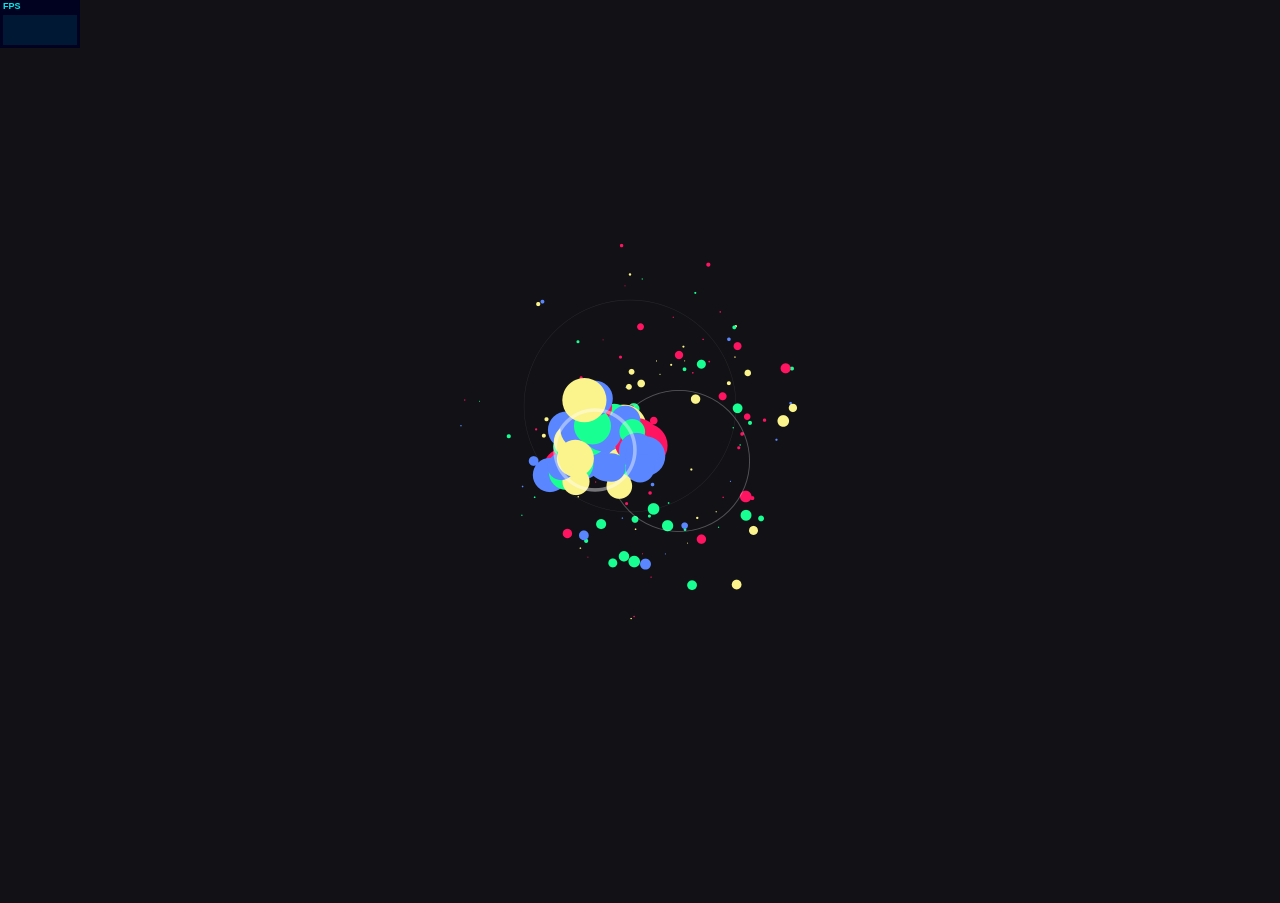
<file: 404 Page/js/anime-master/documentation/examples/anime-canvas-fireworks.html>
<!DOCTYPE html>
<html>
<head>
  <title>Canvas fireworks | anime.js</title>
  <meta charset="utf-8">
  <meta name="viewport" content="width=device-width, initial-scale=1, maximum-scale=1">
  <meta property="og:title" content="anime.js">
  <meta property="og:url" content="http://animejs.com">
  <meta property="og:description" content="Javascript Animation Engine">
  <meta property="og:image" content="http://animejs.com/documentation/assets/img/icons/og.png">
  <meta name="twitter:card" content="summary">
  <meta name="twitter:title" content="anime.js">
  <meta name="twitter:site" content="@juliangarnier">
  <meta name="twitter:description" content="Javascript Animation Engine">
  <meta name="twitter:image" content="http://animejs.com/documentation/assets/img/icons/twitter.png">
  <link rel="apple-touch-icon-precomposed" href="../assets/img/icons/apple-touch-icon.png">
  <link rel="icon" type="image/png" href="../assets/img/icons/favicon.png">
  <link href="../assets/css/anime.css" rel="stylesheet">
  <script src="../../anime.js"></script>
</head>
<body>
  <canvas class="fireworks"></canvas>
  <script>
    (function(i,s,o,g,r,a,m){i['GoogleAnalyticsObject']=r;i[r]=i[r]||function(){
      (i[r].q=i[r].q||[]).push(arguments)},i[r].l=1*new Date();a=s.createElement(o),
      m=s.getElementsByTagName(o)[0];a.async=1;a.src=g;m.parentNode.insertBefore(a,m)
    })(window,document,'script','https://www.google-analytics.com/analytics.js','ga');
    ga('create', 'UA-79927007-1', 'auto');
    ga('send', 'pageview');
  </script>
  <script src="../assets/js/fireworks.js"></script>
  <script>
    window.human = false;
    var centerX = window.innerWidth / 2;
    var centerY = window.innerHeight / 2;

    function autoClick() {
      if (window.human) return;
      fireworks.animateParticules(
        anime.random(centerX-50, centerX+50), 
        anime.random(centerY-50, centerY+50)
      );
      anime({duration: 200}).finished.then(autoClick);
    }

    window.addEventListener('load', function() {
      fireworks.render.play();
      autoClick();
      fireworks.setCanvasSize();
    }, false);
  </script>
  <script src="../assets/js/stats.js"></script>
</body>
</html>
</file>
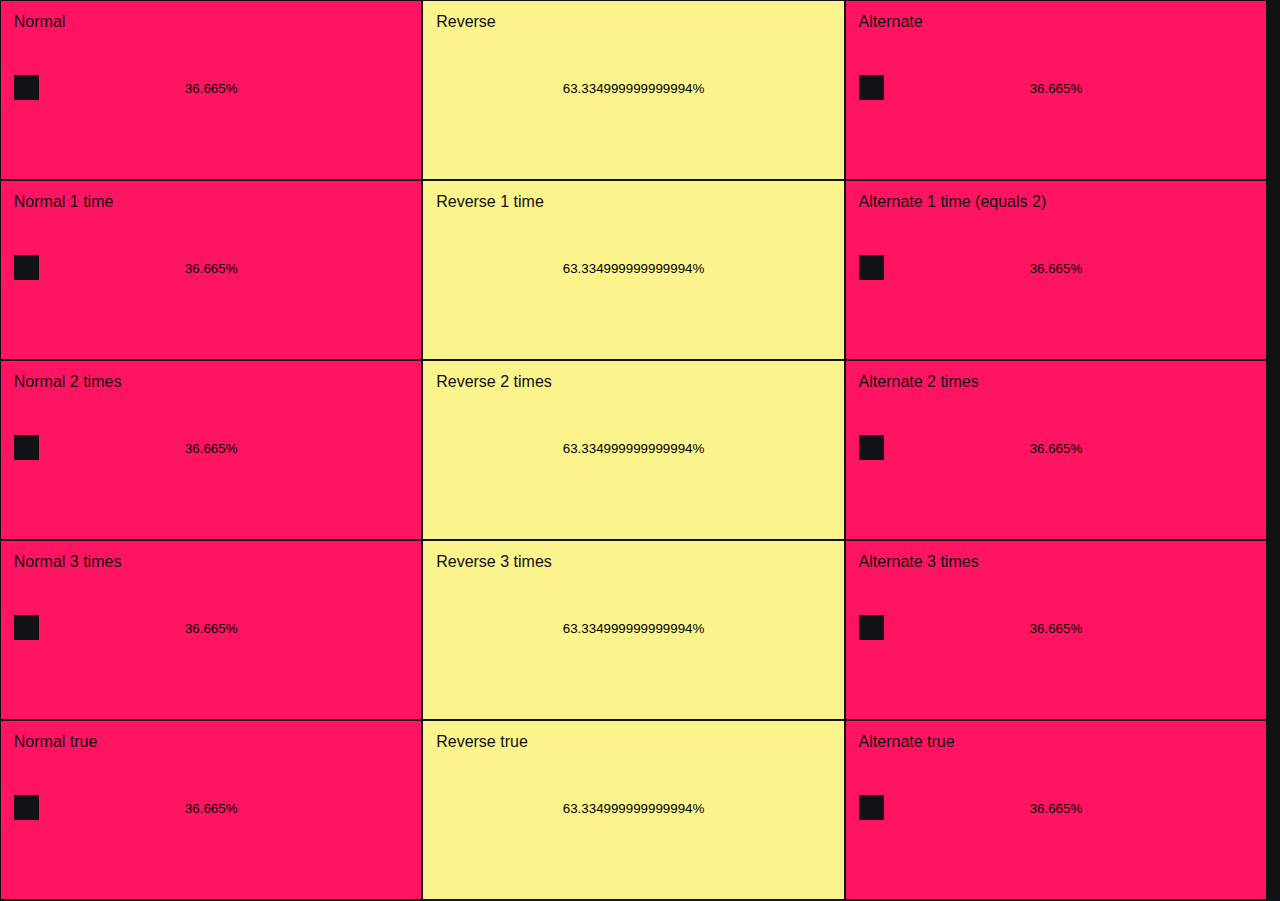
<file: 404 Page/js/anime-master/documentation/examples/anime-directions-testing.html>
<!DOCTYPE html>
<html>
<head>
  <title>Diretions Testing | anime.js</title>
  <meta charset="utf-8">
  <meta name="viewport" content="width=device-width, initial-scale=1, maximum-scale=1">
  <meta property="og:title" content="anime.js">
  <meta property="og:url" content="http://animejs.com">
  <meta property="og:description" content="Javascript Animation Engine">
  <meta property="og:image" content="http://animejs.com/documentation/assets/img/icons/og.png">
  <meta name="twitter:card" content="summary">
  <meta name="twitter:title" content="anime.js">
  <meta name="twitter:site" content="@juliangarnier">
  <meta name="twitter:description" content="Javascript Animation Engine">
  <meta name="twitter:image" content="http://animejs.com/documentation/assets/img/icons/twitter.png">
  <link rel="apple-touch-icon-precomposed" href="../assets/img/icons/apple-touch-icon.png">
  <link rel="icon" type="image/png" href="../assets/img/icons/favicon.png">
  <link href="../assets/css/anime.css" rel="stylesheet">
  <script src="../../anime.js"></script>
  <style>
    body {
      display: flex;
      flex-wrap: wrap;
      align-items: center;
      justify-content: flex-start;
      height: auto;
    }
    article {
      padding: 1vw;
      position: relative;
      width: 33vw;
      height: 20vh;
      background: currentColor;
      border: 1px solid #111116;
    }
    h2 {
      color: #111116;
    }
    .el {
      position: relative;
      top: 5vh;
      width: 2vw;
      height: 2vw;
      background: #111116;
    }
    .logs {
      display: flex;
      flex-direction: column;
      flex-wrap: wrap;
      align-items: center;
      justify-content: center;
      position: absolute;
      top: 1vh;
      left: 0;
      bottom: 0;
      height: 19vh;
      width: 100%;
    }
    input {
      text-align: center;
      background: none;
      border: none;
    }
  </style>
</head>
<body>
  <script>
    function createTest(title, numberOfTargets, params) {
      var testEl = document.createElement('article');
      var testZoneEl = document.createElement('div');
      var logsEl = document.createElement('div');
      var progressEl = document.createElement('input');
      var promiseEl = document.createElement('input');
      var h2El = document.createElement('h2');

      for (var i = 0; i < numberOfTargets; i++) {
        var el = document.createElement('div');
        el.classList.add('el');
        testZoneEl.appendChild(el);
      }

      h2El.innerHTML = title;
      testEl.appendChild(h2El);
      logsEl.classList.add('logs');
      logsEl.appendChild(progressEl);
      logsEl.appendChild(promiseEl);
      testEl.appendChild(logsEl);
      testEl.appendChild(testZoneEl);
      document.body.appendChild(testEl);

      params.targets = testZoneEl.querySelectorAll('div');
      params.translateX = '29vw';
      params.delay = 1000;
      params.begin = function() { testEl.classList.add('color-03') };
      params.update = function(a) { 
        testEl.classList.add('color-01');
        progressEl.value = a.progress + '%';
      };
      params.complete = function() { testEl.classList.add('color-05') };
      var animation = anime(params);
      animation.finished.then(function() {
        promiseEl.value = 'Promise resolved'
        console.log('Promise resolved');
      });
      testEl.onclick = function() {
        testEl.classList.add('color-01');
        testEl.classList.remove('color-03');
        testEl.classList.remove('color-05');
        animation.restart();
      }
    }

    createTest('Normal', 1, {});

    createTest('Reverse', 1, {
      direction: 'reverse'
    });

    createTest('Alternate', 1, {
      direction: 'alternate'
    });

    createTest('Normal 1 time', 1, {
      loop: 1
    });

    createTest('Reverse 1 time', 1, {
      direction: 'reverse',
      loop: 1
    });

    createTest('Alternate 1 time (equals 2)', 1, {
      direction: 'alternate',
      loop: 1
    });

    createTest('Normal 2 times', 1, {
      loop: 2
    });

    createTest('Reverse 2 times', 1, {
      direction: 'reverse',
      loop: 2
    });

    createTest('Alternate 2 times', 1, {
      direction: 'alternate',
      loop: 2
    });

    createTest('Normal 3 times', 1, {
      loop: 3
    });

    createTest('Reverse 3 times', 1, {
      direction: 'reverse',
      loop: 3
    });

    createTest('Alternate 3 times', 1, {
      direction: 'alternate',
      loop: 3
    });

    createTest('Normal true', 1, {
      loop: true
    });

    createTest('Reverse true', 1, {
      direction: 'reverse',
      loop: true
    });

    createTest('Alternate true', 1, {
      direction: 'alternate',
      loop: true
    });



  </script>
</body>
</html>
</file>
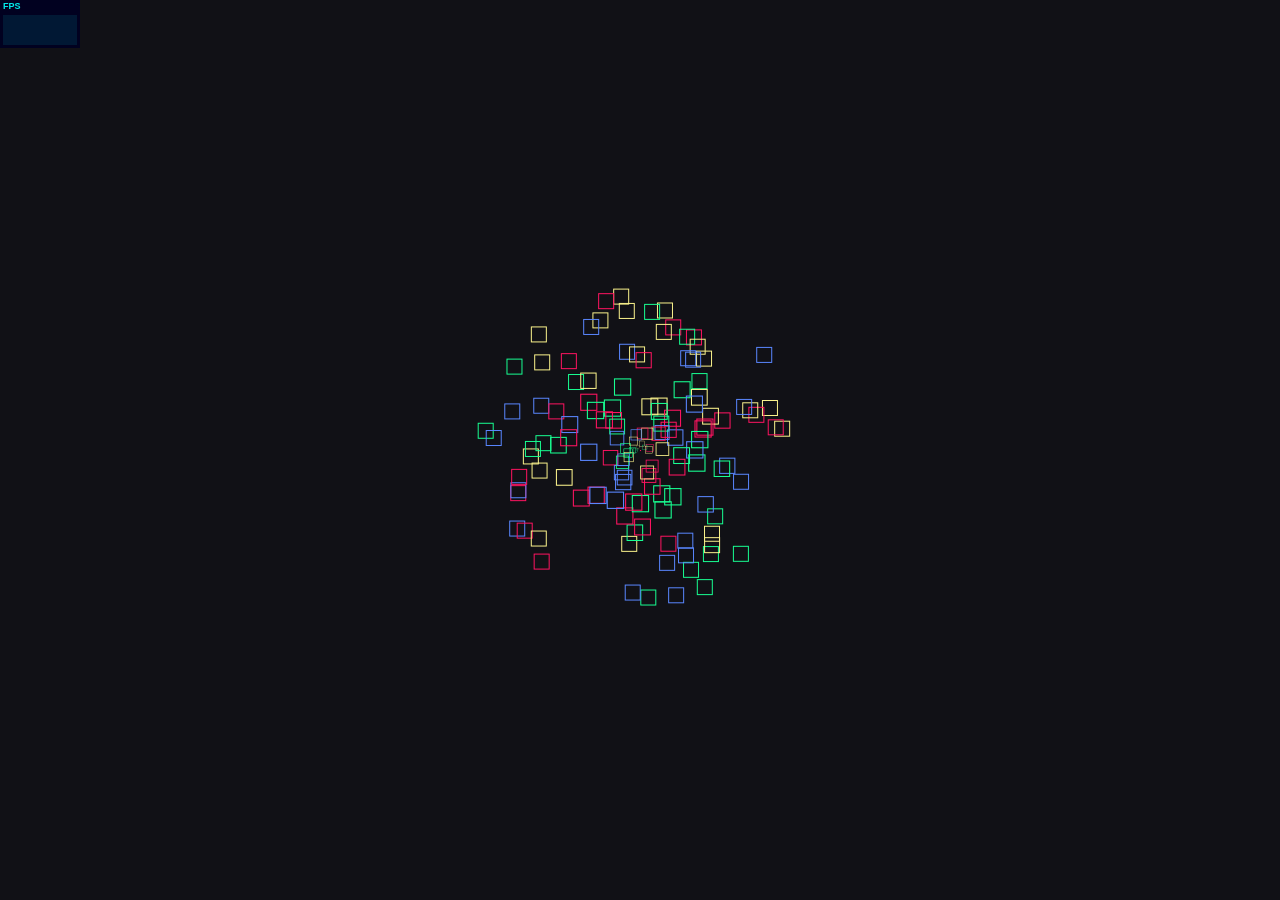
<file: 404 Page/js/anime-master/documentation/examples/anime-DOM-stress-test.html>
<!DOCTYPE html>
<html>
<head>
  <title>DOM stress test | anime.js</title>
  <meta charset="utf-8">
  <meta name="viewport" content="width=device-width, initial-scale=1, maximum-scale=1">
  <meta property="og:title" content="anime.js">
  <meta property="og:url" content="http://animejs.com">
  <meta property="og:description" content="Javascript Animation Engine">
  <meta property="og:image" content="http://animejs.com/documentation/assets/img/icons/og.png">
  <meta name="twitter:card" content="summary">
  <meta name="twitter:title" content="anime.js">
  <meta name="twitter:site" content="@juliangarnier">
  <meta name="twitter:description" content="Javascript Animation Engine">
  <meta name="twitter:image" content="http://animejs.com/documentation/assets/img/icons/twitter.png">
  <link rel="apple-touch-icon-precomposed" href="../assets/img/icons/apple-touch-icon.png">
  <link rel="icon" type="image/png" href="../assets/img/icons/favicon.png" >
  <link href="../assets/css/anime.css" rel="stylesheet">
  <script src="../../anime.js"></script>
  <!-- <script src="../assets/js/anime.1.3.js"></script> -->
  <!-- <script src="../assets/js/anime.1.0.js"></script> -->
  <style>

    .particule {
      position: absolute;
      top: 50%;
      left: 50%;
      width: 1rem;
      height: 1rem;
      margin: -.5rem 0 0 -.5rem;
      border: 1px solid currentColor;
      transform: scale(0);
    }

  </style>
</head>
<body></body>
<script>

  var maxElements = Number(location.href.split('?')[1]) || 300;
  var duration = 1500;
  var toAnimate = [];
  var radius = window.innerWidth < window.innerHeight ? window.innerWidth : window.innerHeight;
  var distance = radius / 4 <= 150 ? 150 : radius / 4; 
  var colors = ['#FF1461', '#18FF92', '#5A87FF', '#FBF38C'];

  var createElements = (function() {
    var fragment = document.createDocumentFragment();
    for (var i = 0; i < maxElements; i++) {
      var el = document.createElement('div');
      el.classList.add('particule');
      el.style.color = colors[anime.random(0, 3)];
      toAnimate.push(el);
      fragment.appendChild(el);
    }
    document.body.appendChild(fragment);
  })();

  var animate = function(el, i) {
    var angle = Math.random() * Math.PI * 2;
    anime({
      targets: el,
      translateX: [0, Math.cos(angle) * distance],
      translateY: [0, Math.sin(angle) * distance],
      scale: [
        {value: [0, 1], duration: 400, easing: 'easeOutBack'},
        {value: 0, duration: 400, delay: duration - 800, easing: 'easeInBack'}
      ],
      offset: (duration / maxElements) * i,
      duration: duration,
      easing: 'easeOutSine',
      loop: true
    });
  }

  toAnimate.forEach(animate);

  </script>
  <script src="../assets/js/stats.js"></script>
</html>
</file>
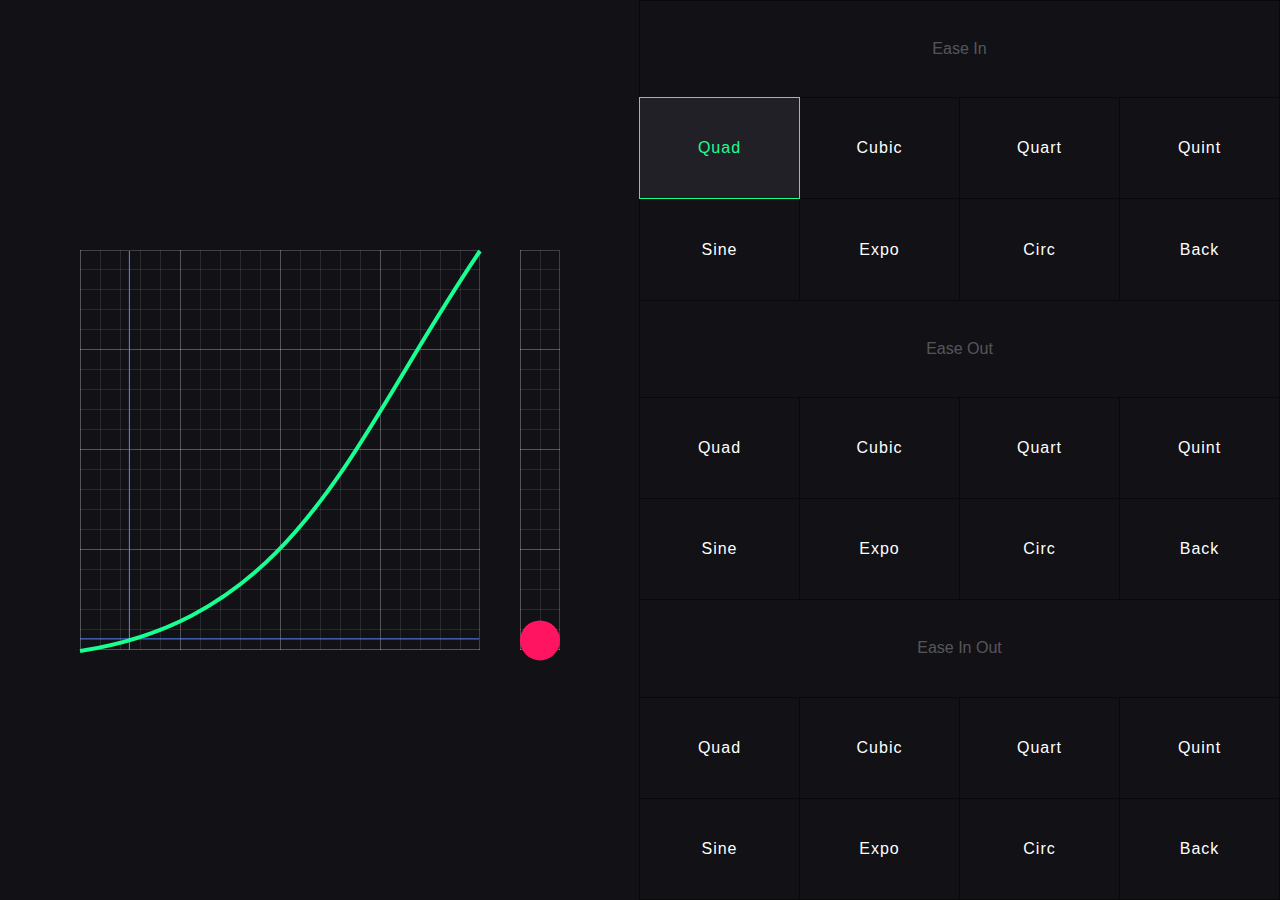
<file: 404 Page/js/anime-master/documentation/examples/anime-ease-visualizer.html>
<!DOCTYPE html>
<html>
<head>
  <title>Ease visualizer | anime.js</title>
  <meta charset="utf-8">
  <meta name="viewport" content="width=device-width, initial-scale=1, maximum-scale=1">
  <meta property="og:title" content="anime.js">
  <meta property="og:url" content="http://animejs.com">
  <meta property="og:description" content="Javascript Animation Engine">
  <meta property="og:image" content="http://animejs.com/documentation/assets/img/icons/og.png">
  <meta name="twitter:card" content="summary">
  <meta name="twitter:title" content="anime.js">
  <meta name="twitter:site" content="@juliangarnier">
  <meta name="twitter:description" content="Javascript Animation Engine">
  <meta name="twitter:image" content="http://animejs.com/documentation/assets/img/icons/twitter.png">
  <link rel="apple-touch-icon-precomposed" href="../assets/img/icons/apple-touch-icon.png">
  <link rel="icon" type="image/png" href="../assets/img/icons/favicon.png">
  <link href="../assets/css/anime.css" rel="stylesheet">
  <script src="../../anime.js"></script>
  <style>
    .easings {
      display: flex;
      justify-content: space-between;
      align-items: center;
      flex-direction: column;
      position: absolute;
      width: 100%;
      height: 100%;
    }
    .output {
      display: flex;
      justify-content: center;
      align-items: center;
      position: relative;
      width: 100%;
      height: 400px;
    }
    .options {
      display: flex;
      flex-wrap: wrap;
      flex-direction: row;
      width: 100%;
      min-height: 300px;
      border-top: 1px solid #09090B;
    }
    .grid {
      border-top: 1px solid rgba(255,255,255,0.2);
      border-right: 1px solid rgba(255,255,255,0.2);
      background: linear-gradient(0deg, rgba(255,255,255,0.2) 1px, rgba(0,0,0,0) 1px),
                  linear-gradient(90deg, rgba(255,255,255,0.2) 1px, rgba(0,0,0,0) 1px),
                  linear-gradient(0deg, rgba(255,255,255,0.1) 1px, rgba(0,0,0,0) 1px),
                  linear-gradient(90deg, rgba(255,255,255,0.1) 1px, rgba(0,0,0,0) 1px);
      background-position: 0px -1px;
      background-size: 100px 100px, 100px 100px, 20px 20px, 20px 20px;
    }
    .visualizer-wrapper {
      position: relative;
      width: 200px;
      height: 200px;
    }
    .visualizer {
      position: relative;
      width: 100px;
      height: 100px;
      transform: scale(2);
      transform-origin: 0 0;
    }
    .value {
      width: 20px;
      height: 200px;
      margin-left: 20px;
    }
    @media screen and (min-width: 980px) {
      .easings {
        flex-direction: row;
      }
      .output {
        width: 50%;
        height: 100%;
      }
      .options {
        width: 50%;
        height: 100%;
      }
      .visualizer-wrapper {
        width: 400px;
        height: 400px;
      }
      .visualizer {
        transform: scale(4);
      }
      .value {
        width: 40px;
        height: 400px;
        margin-left: 40px;
      }
    }
    .axis {
      opacity: 0;
      position: absolute;
      background: #5A87FF;
    }
    .axis.x {
      width: 1px;
      height: 100%;
      transform-origin: 0 0;
    }
    .axis.y {
      bottom: 0;
      width: 100%;
      height: 1px;
      transform-origin: 100% 0;
    }
    .ball {
      position: absolute;
      z-index: 2;
      top: 0;
      left: 100%;
      width: 10px;
      height: 10px;
      margin: -5px 0 0 10px;
      background: #FF1461;
      border-radius: 50%;
    }
    svg {
      overflow: visible;
      position: relative;
      z-index: 1;
      width: 100%;
      height: 100%;
    }
    path {
      fill: none;
      stroke: #18FF92;
    }
    button {
      opacity: 1;
      position: relative;
      color: currentColor;
      font-size: 16px;
      width: calc(25% + 1px);
      border: 1px solid #09090B;
      background: transparent;
      margin: -1px 0 0 -1px;
      letter-spacing: 1px;
    }
    label {
      display: flex;
      align-items: center;
      justify-content: center;
      width: calc(100% + 1px);
      margin: -1px 0 0 -1px;
      border-top: 0px;
      border-left: 1px solid #09090B;
      border-right: 1px solid #09090B;
      color: rgba(255,255,255,.3);
    }
    button.active {
      color: #18FF92;
      z-index: 1;
      opacity: 1;
      border: 1px solid currentColor;
      background: #222027;
    }
    button:focus {
      outline: none;
    }
    button:hover {
      background: #222027;
    }
  </style>
</head>
<body>
  <div class="easings">
    <div class="output">
      <div class="visualizer-wrapper grid">
        <div class="axis x"></div>
        <div class="axis y"></div>
        <div class="visualizer">
          <div class="ball" style="transform: translateY(100px) scale(0)"></div>
          <svg viewBox="0 0 100 100">
            <path class="curve"/>
          </svg>
        </div>
      </div>
      <div class="value grid"></div>
    </div>
    <div class="options">
      <label>Ease In</label>
      <button class="active" value="0.550, 0.085, 0.680, 0.530" name="easeInQuad" >Quad</button>
      <button value="0.550, 0.055, 0.675, 0.190" name="easeInCubic" >Cubic</button>
      <button value="0.895, 0.030, 0.685, 0.220" name="easeInQuart" >Quart</button>
      <button value="0.755, 0.050, 0.855, 0.060" name="easeInQuint" >Quint</button>
      <button value="0.470, 0.000, 0.745, 0.715" name="easeInSine" >Sine</button>
      <button value="0.950, 0.050, 0.795, 0.035" name="easeInExpo" >Expo</button>
      <button value="0.600, 0.040, 0.980, 0.335" name="easeInCirc" >Circ</button>
      <button value="0.600, -0.280, 0.735, 0.045" name="easeInBack" >Back</button>
      <label>Ease Out</label>
      <button value="0.250, 0.460, 0.450, 0.940" name="easeOutQuad" >Quad</button>
      <button value="0.215, 0.610, 0.355, 1.000" name="easeOutCubic" >Cubic</button>
      <button value="0.165, 0.840, 0.440, 1.000" name="easeOutQuart" >Quart</button>
      <button value="0.230, 1.000, 0.320, 1.000" name="easeOutQuint" >Quint</button>
      <button value="0.390, 0.575, 0.565, 1.000" name="easeOutSine" >Sine</button>
      <button value="0.190, 1.000, 0.220, 1.000" name="easeOutExpo" >Expo</button>
      <button value="0.075, 0.820, 0.165, 1.000" name="easeOutCirc" >Circ</button>
      <button value="0.175, 0.885, 0.320, 1.275" name="easeOutBack" >Back</button>
      <label>Ease In Out</label>
      <button value="0.455, 0.030, 0.515, 0.955" name="easeInOutQuad" >Quad</button>
      <button value="0.645, 0.045, 0.355, 1.000" name="easeInOutCubic" >Cubic</button>
      <button value="0.770, 0.000, 0.175, 1.000" name="easeInOutQuart" >Quart</button>
      <button value="0.860, 0.000, 0.070, 1.000" name="easeInOutQuint" >Quint</button>
      <button value="0.445, 0.050, 0.550, 0.950" name="easeInOutSine" >Sine</button>
      <button value="1.000, 0.000, 0.000, 1.000" name="easeInOutExpo" >Expo</button>
      <button value="0.785, 0.135, 0.150, 0.860" name="easeInOutCirc" >Circ</button>
      <button value="0.680, -0.550, 0.265, 1.550" name="easeInOutBack" >Back</button>
    </div>
  </div>
  <script>

  var pathEl = document.querySelector('.curve');
  var presetsEls = document.querySelectorAll('.options button');
  var ratio = window.innerWidth >= 980 ? 2 : 1;

  var timeline = anime.timeline({
    loop: true
  });

  function animateProgress(easingName) {

    timeline.pause();

    timeline = anime.timeline({
      loop: true
    });

    timeline.add([
      {
        targets: '.axis.x',
        opacity: [
          { value: [0, 1], delay: 0, duration: 500 },
          { value: 0, delay: 1500, duration: 500 }
        ],
        translateX: { value: [0, (200 * ratio)], delay: 500, duration: 1500 },
        easing: 'linear',
        offset: 0
      }, {
        targets: '.axis.y',
        opacity: [
          { value: [0, 1], delay: 0, duration: 500 },
          { value: 0, delay: 1500, duration: 500 }
        ],
        translateY: { value: [0, -(200 * ratio)], delay: 500, duration: 1500, easing: easingName },
        easing: 'linear',
        offset: 0
      }, {
        targets: '.ball',
        translateY: { value: [100, 0], delay: 500, duration: 1500, easing: easingName },
        scale: [
          { value: [0, 1], delay: 0, duration: 500, easing: 'easeOutBack' },
          { value: 0, delay: 1500, duration: 500, easing: 'easeInBack' }
        ],
        offset: 0
      }
    ]);

  }

  function convertCoordinates(coords) {
    var x1 = coords[0] * 100;
    var y1 = 100 - (coords[1] * 100);
    var x2 = coords[2] * 100;
    var y2 = 100 - (coords[3] * 100);
    return 'M0 100C' + x1 + ' ' + y1 + ' ' + x2 + ' ' + y2 + ' 100 0';
  }

  function getCoordinates(value) {
    return convertCoordinates(value.split(','));
  }

  function changeEase(event) {
    for (var i = 0; i < presetsEls.length; i++) {
      presetsEls[i].classList.remove('active');
    }
    var buttonEl = event.target;
    var value = buttonEl.value;
    var name = buttonEl.name;
    buttonEl.classList.add('active');
    var coordinates = getCoordinates(value);
    animateProgress(name);
    anime.remove(pathEl);
    anime({
      targets: pathEl,
      d: coordinates
    });
  }

  for (var i = 0; i < presetsEls.length; i++) {
    presetsEls[i].onclick = changeEase;
  }

  presetsEls[0].click();

  pathEl.setAttribute('d', getCoordinates(presetsEls[0].value));

  </script>
</body>
</html>
</file>
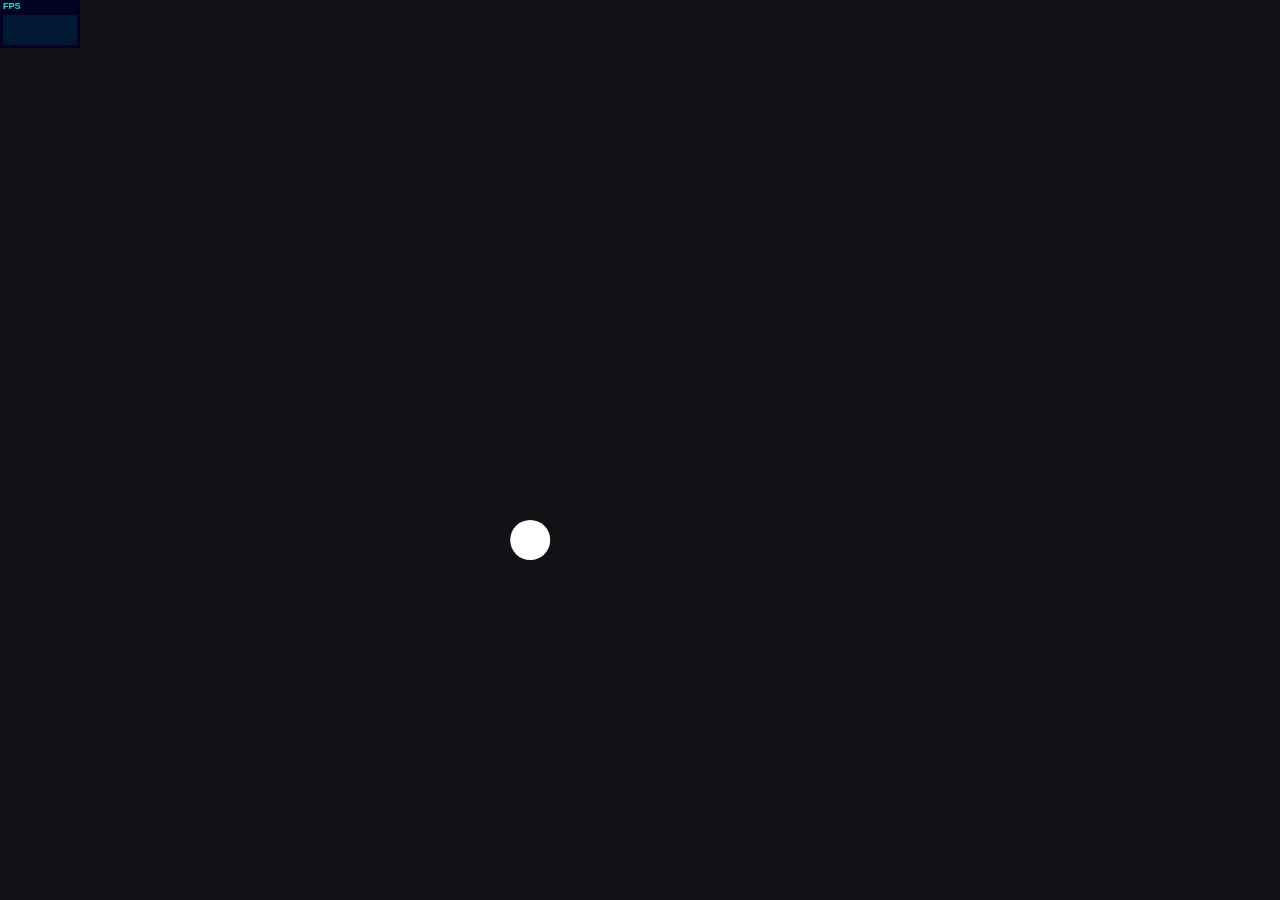
<file: 404 Page/js/anime-master/documentation/examples/anime-logo-animation.html>
<!DOCTYPE html>
<html>
<head>
  <title>Anime logo animation | anime.js</title>
  <meta charset="utf-8">
  <meta name="viewport" content="width=device-width, initial-scale=1, maximum-scale=1">
  <meta property="og:title" content="anime.js">
  <meta property="og:url" content="http://animejs.com">
  <meta property="og:description" content="Javascript Animation Engine">
  <meta property="og:image" content="http://animejs.com/documentation/assets/img/icons/og.png">
  <meta name="twitter:card" content="summary">
  <meta name="twitter:title" content="anime.js">
  <meta name="twitter:site" content="@juliangarnier">
  <meta name="twitter:description" content="Javascript Animation Engine">
  <meta name="twitter:image" content="http://animejs.com/documentation/assets/img/icons/twitter.png">
  <link rel="apple-touch-icon-precomposed" href="../assets/img/icons/apple-touch-icon.png">
  <link rel="icon" type="image/png" href="../assets/img/icons/favicon.png">
  <link href="../assets/css/anime.css" rel="stylesheet">
  <script src="../../anime.js"></script>
  <style>
    body {
      opacity: 0;
      display: flex;
      flex-direction: column;
      justify-content: center;
    }
    body.ready {
      opacity: 1;
    }
    .logo-animation {
      display: flex;
      align-items: center;
      justify-content: center;
      width: 100%;
      margin-top: -40px;
    }
    .letters {
      position: relative;
      display: flex;
      width: 682px;
      height: 162px;
    }
    .letter {
      position: relative;
      width: 162px;
      height: 162px;
    }
    .letter:not(:first-child) {
      margin-left: -42px;
    }
    .letter-i {
      z-index: 1;
      width: 82px;
      transform-origin: 100% 50%;
    }
    .dot {
      position: absolute;
      width: 42px;
      height: 42px;
      transform: scale(0);
    }
    .dot-i {
      top: 0;
      left: 240px;
    }
    .dot-e {
      bottom: 0;
      right: 0;
    }
    .logo-icon {
      display: flex;
      position: absolute;
      left: 230px;
      top: -10px;
      width: 222px;
      height: 62px;
    }
    .icon {
      width: 62px;
      height: 62px;
      opacity: 0;
    }
    .icon-text {
      position: absolute;
      top: 60px;
      left: 60px;
      width: 160px;
      height: 62px;
    }
    .icon-text path,
    .icon-text polygon {
      opacity: 0;
    }
  </style>
</head>
<body>
  <div class="logo-animation">
    <div class="letters">
      <div class="letter letter-a">
        <svg viewBox="0 0 162 162">
          <g fill="none" fill-rule="evenodd" stroke="#5E89FB">
            <path class="fill in" stroke-width="40" d="M101 141H81a60 60 0 1 1 0-120c33.14 0 59 26.86 60 60v80"/>
            <path class="fill out" stroke-width="40" d="M141 161V81c-1-33.14-26.86-60-60-60a60 60 0 1 0 0 120h20"/>
            <path class="line out" stroke-width="2" d="M121 161V81.33C120.18 58.59 102.7 41 81 41a40 40 0 1 0 0 80h20v40H81A80 80 0 1 1 81 1c43.8 0 78.66 35.27 80 79.7V161h-40z"/>
          </g>
        </svg>
      </div>
      <div class="letter letter-n">
        <svg viewBox="0 0 162 162">
          <g fill="none" fill-rule="evenodd" stroke="#FB155A">
            <path class="fill in" stroke-width="40" d="M21 161V1"/>
            <path class="fill out" stroke-width="40" d="M21 1v160"/>
            <path class="fill in" stroke-width="40" d="M21 161V81c1-33.14 26.86-60 60-60a60 60 0 0 1 60 60v80"/>
            <path class="fill out" stroke-width="40" d="M141 161V81a60 60 0 0 0-60-60c-33.14 0-59 26.86-60 60v80"/>
            <path class="line out" stroke-width="2" d="M41 161V1H1v160h40z"/>
            <path class="line out" stroke-width="2" d="M1 161V80.4C2.35 36.27 37.2 1 81 1a80 80 0 0 1 80 80v80h-40V81a40 40 0 0 0-40-40c-21.7 0-39.18 17.59-40 40.33V161H1z"/>
          </g>
        </svg>
      </div>
      <div class="letter letter-i">
        <svg viewBox="0 0 82 162">
          <g fill="none" fill-rule="evenodd" stroke="#18FF92">
            <path class="fill in" stroke-width="40" d="M21 61v20a60 60 0 0 0 60 60"/>
            <path class="fill out" stroke-width="40" d="M81 141a60 60 0 0 1-60-60V61"/>
            <path class="line out" stroke-width="2" d="M81 121a40 40 0 0 1-40-40V61H1v20a80 80 0 0 0 80 80v-40z"/>
          </g>
        </svg>
      </div>
      <div class="letter letter-m-1">
        <svg viewBox="0 0 162 162">
          <g fill="none" fill-rule="evenodd" stroke="#5E89FB">
            <path class="fill in" stroke-width="40" d="M21 161V1"/>
            <path class="fill out" stroke-width="40" d="M21 1v160"/>
            <path class="fill in" stroke-width="40" d="M21 161V81c1-33.14 26.86-60 60-60a60 60 0 0 1 60 60v80"/>
            <path class="fill out" stroke-width="40" d="M141 161V81a60 60 0 0 0-60-60c-33.14 0-59 26.86-60 60v80"/>
            <path class="line out" stroke-width="2" d="M41 161V1H1v160h40z"/>
            <path class="line out" stroke-width="2" d="M1 161V80.4C2.35 36.27 37.2 1 81 1a80 80 0 0 1 80 80v80h-40V81a40 40 0 0 0-40-40c-21.7 0-39.18 17.59-40 40.33V161H1z"/>
          </g>
        </svg>
      </div>
      <div class="letter letter-m-2">
        <svg viewBox="0 0 162 162">
          <g fill="none" fill-rule="evenodd" stroke="#FB155A">
            <path class="fill in" stroke-width="40" d="M21 161V81c1-33.14 26.86-60 60-60a60 60 0 0 1 60 60v80"/>
            <path class="fill out" stroke-width="40" d="M141 161V81a60 60 0 0 0-60-60c-33.14 0-59 26.86-60 60v80"/>
            <path class="line out" stroke-width="2" d="M1 161V80.4C2.35 36.27 37.2 1 81 1a80 80 0 0 1 80 80v80h-40V81a40 40 0 0 0-40-40c-21.7 0-39.18 17.59-40 40.33V161H1z"/>
          </g>
        </svg>
      </div>
      <div class="letter letter-e">
        <svg viewBox="0 0 162 162">
          <g fill="none" fill-rule="evenodd" stroke="#18FF92">
            <path class="fill in" stroke-width="40" d="M81 101h60V81c-1-33.14-26.86-60-60-60a60 60 0 1 0 0 120"/>
            <path class="fill out" stroke-width="40" d="M81 141a60 60 0 1 1 0-120c33.14 0 59 26.86 60 60v20H81"/>
            <path class="line out" stroke-width="2" d="M81 81v40h80V80.7C159.66 36.27 124.8 1 81 1a80 80 0 1 0 0 160v-40a40 40 0 1 1 0-80c21.6 0 39.01 17.42 39.99 40H81z"/>
          </g>
        </svg>
      </div>
      <div class="logo-icon">
        <div class="icon">
          <svg viewBox="0 0 62 62">
            <g fill="none" fill-rule="evenodd" stroke-width="2" transform="translate(1 1)">
              <path class="icon-curve" stroke="#FF1554" d="M0 16a80.88 80.88 0 0 1 44 44"/>
              <path class="icon-line" stroke="#5E89FB" d="M4 0h54a2 2 0 0 1 2 2.01V58A2 2 0 0 1 58 60H2a2 2 0 0 1-2-2.01V2A2 2 0 0 1 2 0h2z"/>
              <rect width="40" height="40" x="10" y="10" stroke="#18FF92" rx="20"/>
            </g>
          </svg>
        </div>
        <div class="icon-text">
          <svg viewBox="0 0 160 62">
            <g fill="#FBF3FB" fill-rule="evenodd">
              <path d="M27.33 18h1.73l10.15 25.7h-1.69l-3.24-8.24H21.97l-3.28 8.24H17L27.33 18zm6.45 16.1l-5.51-14.55h-.07l-5.73 14.54h11.3z"/>
              <polygon points="51.334 18 53.314 18 69.55 41.58 69.622 41.58 69.622 18 71.206 18 71.206 43.704 69.334 43.704 52.99 19.944 52.918 19.944 52.918 43.704 51.334 43.704"/>
              <polygon points="86.027 18 87.611 18 87.611 43.704 86.027 43.704"/>
              <polygon points="102.433 18 104.701 18 114.745 41.94 114.817 41.94 124.753 18 127.021 18 127.021 43.704 125.437 43.704 125.437 19.944 125.365 19.944 115.573 43.704 113.989 43.704 104.089 19.944 104.017 19.944 104.017 43.704 102.433 43.704"/>
              <polygon points="141.843 18 159.123 18 159.123 19.368 143.427 19.368 143.427 29.664 158.187 29.664 158.187 31.032 143.427 31.032 143.427 42.336 159.303 42.336 159.303 43.704 141.843 43.704"/>
            </g>
          </svg>
        </div>
      </div>
      <div class="dot dot-i">
        <svg viewBox="0 0 42 42">
          <g fill="none" fill-rule="evenodd">
            <rect width="40" height="40" x="1" y="1" fill="#17F28C" rx="20"/>
          </g>
        </svg>
      </div>
      <div class="dot dot-e">
        <svg viewBox="0 0 42 42">
          <g fill="none" fill-rule="evenodd">
            <rect width="40" height="40" x="1" y="1" fill="#FFFFFF" rx="20"/>
          </g>
        </svg>
      </div>
    </div>
  </div>
  <script>

    var logoAnimation = (function() {

      var logoEl = document.querySelector('.logo-animation');
      var pathEls = document.querySelectorAll('.logo-animation path:not(.icon-curve)');
      var innerWidth = window.innerWidth;
      var maxWidth = 740;
      var logoScale = innerWidth <= maxWidth ? innerWidth / maxWidth : 1;
      var logoTimeline = anime.timeline({ autoplay: false, direction: 'alternate', loop: true });

      logoEl.style.transform = 'translateY(50px) scale('+logoScale+')';

      for (var i = 0; i < pathEls.length; i++) {
        var el = pathEls[i];
        el.setAttribute('stroke-dashoffset', anime.setDashoffset(el));
      }

      logoTimeline
        .add({
          targets: '.dot-e',
          translateX: [
            { value: -600, duration: 520, delay: 200, easing: 'easeInQuart' },
            { value: [-100, 0], duration: 500, delay: 1000, easing: 'easeOutQuart' }
          ],
          scale: [
            { value: [0, 1], duration: 200, easing: 'easeOutBack' },
            { value: 0, duration: 20, delay: 500, easing: 'easeInQuart' },
            { value: 1, duration: 200, delay: 1000, easing: 'easeOutQuart' },
            { value: 0, duration: 400, delay: 500, easing: 'easeInBack' }
          ],
          offset: 0
        })
        .add({
          targets: '.dot-i',
          translateY: { value: [-200, 0], duration: 500, elasticity: 400 },
          scale: [
            { value: [0, 1], duration: 100, easing: 'easeOutQuart' },
            { value: 0, duration: 400, delay: 1400, easing: 'easeInBack' }
          ],
          delay: 1200,
          offset: 0
        })
        .add({
          targets: '.fill.in',
          strokeDashoffset: {
            value: [anime.setDashoffset, 0],
            duration: 600,
            delay: function(el, i, t) { return 700 + ( i * 100 ); },
            easing: 'easeOutQuart'
          },
          stroke: {
            value: ['#FFF', function(el) { return anime.getValue(el.parentNode, 'stroke') } ],
            duration: 500,
            delay: 500,
            easing: 'easeInQuad'
          },
          opacity: {
            value: 0,
            duration: 1,
            delay: function(el, i, t) { return 1900 + ( i * 80 ); },
          },
          offset: 0
        })
        .add({
          targets: '.fill.out',
          strokeDashoffset: [
            { value: [anime.setDashoffset, anime.setDashoffset], duration: 1890 },
            {
              value: [0, anime.setDashoffset],
              duration: 800,
              delay: function(el, i) { return (i * 80); },
              easing: 'easeInQuart'
            }
          ],
          offset: 0
        })
        .add({
          targets: '.line.out',
          strokeDashoffset: {
            value: [0, anime.setDashoffset],
            duration: 1200,
            delay: function(el, i, t) { return 2500 + ( i * 100 ); },
            easing: 'easeInQuart'
          },
          strokeWidth: {
            value: [0, 2],
            delay: function(el, i, t) { return 2000 + ( i * 100 ); },
            duration: 200,
            easing: 'linear'
          },
          offset: 0
        })
        .add({
          targets: '.icon',
          opacity: { value: 1, duration: 10, delay: 2800, easing: 'linear' },
          translateY: { value: 60, duration: 800 },
          delay: 4200,
          offset: 0
        })
        .add({
          targets: '.icon-line',
          strokeDashoffset: [
            { value: [anime.setDashoffset, anime.setDashoffset], duration: 3000 },
            { value: 0, duration: 1200, easing: 'easeInOutQuart' }
          ],
          strokeWidth: {
            value: [8, 2],
            delay: 3000,
            duration: 800,
            easing: 'easeInQuad'
          },
          stroke: {
            value: ['#FFF', function(el) { return anime.getValue(el, 'stroke') } ],
            duration: 800,
            delay: 3400,
            easing: 'easeInQuad'
          },
          offset: 0
        })
        .add({
          targets: ['.icon-text path', '.icon-text polygon'],
          translateY: [50, 0],
          opacity: { value: [0, 1], duration: 100, easing: 'linear' },
          delay: function(el, i, t) { return 4200 + ( i * 20 ); },
          offset: 0
        })
        
      function init() {
        document.body.classList.add('ready');
        // logoTimeline.seek(4700);
        logoTimeline.play();
      }

      return {
        init: init
      }

    })();

    window.onload = function() {
      logoAnimation.init();
    }

  </script>
  <script src="../assets/js/stats.js"></script>
</body>
</html>
</file>
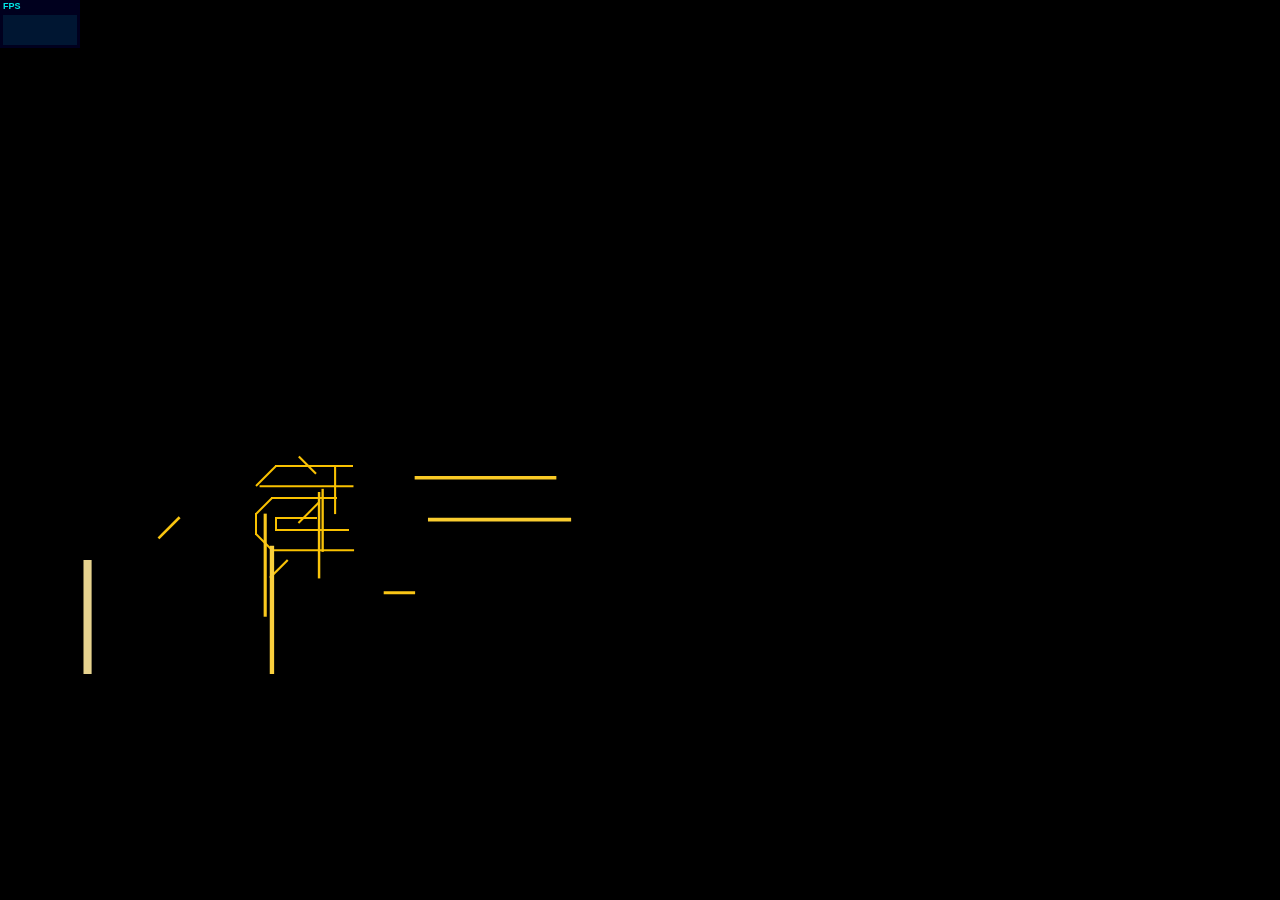
<file: 404 Page/js/anime-master/documentation/examples/anime-mgs-logo-animation.html>
<!DOCTYPE html>
<html>
<head>
  <title>Anime MGS logo animation | anime.js</title>
  <meta charset="utf-8">
  <meta name="viewport" content="width=device-width, initial-scale=1, maximum-scale=1">
  <meta property="og:title" content="anime.js">
  <meta property="og:url" content="http://animejs.com">
  <meta property="og:description" content="Javascript Animation Engine">
  <meta property="og:image" content="http://animejs.com/documentation/assets/img/icons/og.png">
  <meta name="twitter:card" content="summary">
  <meta name="twitter:title" content="anime.js">
  <meta name="twitter:site" content="@juliangarnier">
  <meta name="twitter:description" content="Javascript Animation Engine">
  <meta name="twitter:image" content="http://animejs.com/documentation/assets/img/icons/twitter.png">
  <link rel="apple-touch-icon-precomposed" href="../assets/img/icons/apple-touch-icon.png">
  <link rel="icon" type="image/png" href="../assets/img/icons/favicon.png">
  <link href="../assets/css/anime.css" rel="stylesheet">
  <script src="../../anime.js"></script>
  <style>

    html,
    body {
      background-color: black;
    }

    section {
      position: absolute;
      width: 100%;
      height: 100%;
      display: flex;
      justify-content: center;
    }

    .logo { margin: auto; }
    .vert { transform-origin: center bottom; }
    .hori { transform-origin: 0% 50%; }
    .diag-left { transform-origin: 100% 100%; }
    .diag-right { transform-origin: 100% 0%; }

    .stripes path,
    .text-fills path,
    .katakana path,
    .line {
      opacity: 0
    }

  </style>
</head>
<body>
  <section>
    <svg class="logo" width="100%" height="448" viewBox="0 0 1024 448">
      <g class="stripes" transform="translate(321.000000, 160.000000)" fill="#FFF">
        <path d="M8,20 L12,16 L92,16 L88,20 L8,20 L8,20 L8,20 L8,20 Z" class="stripe stripe-left"></path>
        <path d="M4,24 L0,28 L80,28 L84,24 L4,24 L4,24 L4,24 L4,24 Z" class="stripe stripe-left"></path>
        <path d="M16,12 L20,8 L100,8 L96,12 L16,12 L16,12 L16,12 L16,12 Z" class="stripe stripe-left"></path>
        <path d="M24,4 L28,0 L108,7.10542736e-15 L104,4 L24,4 L24,4 L24,4 L24,4 Z" class="stripe stripe-left"></path>
      </g>
      <g class="stripes" transform="translate(592.000000, 160.000000)" fill="#FFF">
        <path d="M8,20 L12,16 L92,16 L88,20 L8,20 L8,20 L8,20 L8,20 Z" class="stripe stripe-right"></path>
        <path d="M4,24 L0,28 L80,28 L84,24 L4,24 L4,24 L4,24 L4,24 Z" class="stripe stripe-right"></path>
        <path d="M16,12 L20,8 L100,8 L96,12 L16,12 L16,12 L16,12 L16,12 Z" class="stripe stripe-right"></path>
        <path d="M24,4 L28,0 L108,7.10542736e-15 L104,4 L24,4 L24,4 L24,4 L24,4 Z" class="stripe stripe-right"></path>
      </g>
      <g class="katakana" transform="translate(202.000000, 128.000000)" fill="#FFF">
        <path d="M55,33 L56,32 L136,32 L135,33 L55,33 Z" data-d="M0,92 L60,32 L140,32 L80,92 L0,92 Z"></path>
        <path d="M28,28 L29,28 L1,0 L0,0 L28,28 Z" data-d="M32,28 L230,28 L202,0 L4,0 L32,28 Z"></path>
        <path d="M232,28 L204,0 L205,0 L233,28 L232,28 Z" data-d="M236,28 L208,0 L388,0 L416,28 L236,28 Z"></path>
        <path d="M169,92 L197,64 L199,64 L171,92 L169,92 Z" data-d="M173,92 L201,64 L381,64 L353,92 L173,92 Z"></path>
        <path d="M435,92 L355,92 L356,91 L436,91 L435,92 Z" data-d="M439,92 L359,92 L387,64 L467,64 L439,92 Z"></path>
        <path d="M497,28 L498,28 L470,0 L469,0 L497,28 Z" data-d="M422,28 L502,28 L474,0 L394,0 L422,28 Z"></path>
        <path d="M476,65 L556,65 L555,64 L475,64 L476,65 Z" data-d="M507,92 L587,92 L559,64 L479,64 L507,92 Z"></path>
        <path d="M554,59 L553,60 L473,60 L474,59 L554,59 Z" data-d="M617,0 L557,60 L477,60 L537,0 L617,0 Z"></path>
      </g>
      <g class="text-fills" transform="translate(128.000000, 240.000000)" fill="#FFF">
        <path d="M0,48 L0,68 L16,84 L96,84 L112,68 L112,16 L96,0 L20,0 L0,20 L92,20 L92,64 L20,64 L20,52 L60,52 L80,32 L16,32 L0,48 Z" id="a"></path>
        <path d="M216,84 L236,84 L236,16 L220,0 L140,0 L124,16 L124,84 L144,84 L144,20 L216,20 L216,84 L216,84 Z" id="n"></path>
        <path d="M248,0 L268,0 L268,84 L248,84 L248,0 Z" id="i"></path>
        <path d="M300,20 L300,84 L280,84 L280,16 L296,0 L408,0 L424,16 L424,84 L404,84 L404,20 L362,20 L362,84 L342,84 L342,20 L300,20 Z" id="m"></path>
        <path d="M548,36 L548,16 L532,2.55795385e-13 L452,2.4158453e-13 L436,16 L436,68 L452,84 L528,84 L548,64 L456,64 L456,20 L528,20 L528,32 L488,32 L468,52 L532,52 L548,36 L548,36 Z" id="e"></path>
        <path d="M562,64 L582,84 L626,84 L642,68 L642,0 L622,0 L622,64 L562,64 Z" id="j"></path>
        <path d="M674,20 L766,20 L746,0 L670,0 L654,16 L654,36 L670,52 L746,52 L746,64 L654,64 L674,84 L750,84 L766,68 L766,48 L750,32 L674,32 L674,20 Z" id="s"></path>
      </g>
      <g stroke="#FFF" stroke-width="2" fill="none" fill-rule="evenodd">
        <path d="M148,292 L148,304" class="line vert" stroke-linecap="square"></path>
        <path d="M128,288 L128,308" class="line vert" stroke-linecap="square"></path>
        <path d="M148,240 L128,260" class="line diag-right"></path>
        <path d="M128,308 L144,324" class="line diag-left"></path>
        <path d="M144,272 L128,288" class="line diag-right"></path>
        <path d="M148,240 L224,240" class="line hori" stroke-linecap="square"></path>
        <path d="M144,272 L208,272" class="line hori" stroke-linecap="square"></path>
        <path d="M148,292 L188,292" class="line hori" stroke-linecap="square"></path>
        <path d="M148,304 L220,304" class="line hori" stroke-linecap="square"></path>
        <path d="M144,324 L224,324" class="line hori" stroke-linecap="square"></path>
        <path d="M129,260 L220,260" class="line hori" stroke-linecap="square"></path>
        <path d="M208,272 L188,292" class="line diag-right"></path>
        <path d="M220,260 L220,304" class="line vert" stroke-linecap="square"></path>
        <path d="M224,240 L240,256" class="line diag-left"></path>
        <path d="M240,308 L224,324" class="line diag-right"></path>
        <path d="M240,256 L240,308" class="line vert" stroke-linecap="square"></path>
        <path d="M252,256 L252,324" class="line vert" stroke-linecap="square"></path>
        <path d="M268,240 L252,256" class="line diag-right"></path>
        <path d="M252,324 L272,324" class="line hori" stroke-linecap="square"></path>
        <path d="M272,260 L272,324" class="line vert" stroke-linecap="square"></path>
        <path d="M268,240 L348,240" class="line hori" stroke-linecap="square"></path>
        <path d="M272,260 L344,260" class="line hori" stroke-linecap="square"></path>
        <path d="M344,260 L344,324" class="line vert" stroke-linecap="square"></path>
        <path d="M348,240 L364,256" class="line diag-left"></path>
        <path d="M344,324 L364,324" class="line hori" stroke-linecap="square"></path>
        <path d="M364,256 L364,324" class="line vert" stroke-linecap="square"></path>
        <path d="M376,240 L376,324" class="line vert" stroke-linecap="square"></path>
        <path d="M376,324 L396,324" class="line hori" stroke-linecap="square"></path>
        <path d="M376,240 L396,240" class="line hori" stroke-linecap="square"></path>
        <path d="M396,240 L396,324" class="line vert" stroke-linecap="square"></path>
        <path d="M408,256 L408,324" class="line vert" stroke-linecap="square"></path>
        <path d="M424,240 L408,256" class="line diag-right"></path>
        <path d="M408,324 L428,324" class="line hori" stroke-linecap="square"></path>
        <path d="M428,261 L428,323" class="line vert" stroke-linecap="square"></path>
        <path d="M424,240 L536,240" class="line hori" stroke-linecap="square"></path>
        <path d="M428,260 L470,260" class="line hori" stroke-linecap="square"></path>
        <path d="M470,261 L470,323" class="line vert" stroke-linecap="square"></path>
        <path d="M470,324 L490,324" class="line hori" stroke-linecap="square"></path>
        <path d="M490,261 L490,323" class="line vert" stroke-linecap="square"></path>
        <path d="M490,260 L532,260" class="line hori" stroke-linecap="square"></path>
        <path d="M532,261 L532,323" class="line vert" stroke-linecap="square"></path>
        <path d="M536,240 L552,256" class="line diag-left"></path>
        <path d="M532,324 L552,324" class="line hori" stroke-linecap="square"></path>
        <path d="M552,256 L552,324" class="line vert" stroke-linecap="square"></path>
        <path d="M564,256 L564,308" class="line vert" stroke-linecap="square"></path>
        <path d="M564,308 L580,324" class="line diag-left"></path>
        <path d="M580,240 L564,256" class="line diag-right"></path>
        <path d="M584,260 L584,304" class="line vert" stroke-linecap="square"></path>
        <path d="M616,272 L596,292" class="line diag-right"></path>
        <path d="M580,240 L660,240" class="line hori" stroke-linecap="square"></path>
        <path d="M584,260 L656,260" class="line hori" stroke-linecap="square"></path>
        <path d="M580,324 L656,324" class="line hori" stroke-linecap="square"></path>
        <path d="M596,292 L660,292" class="line hori" stroke-linecap="square"></path>
        <path d="M616,272 L656,272" class="line hori" stroke-linecap="square"></path>
        <path d="M656,260 L656,272" class="line vert" stroke-linecap="square"></path>
        <path d="M660,240 L676,256" class="line diag-left"></path>
        <path d="M676,304 L656,324" class="line diag-right"></path>
        <path d="M676,276 L660,292" class="line diag-right"></path>
        <path d="M584,304 L676,304" class="line hori" stroke-linecap="square"></path>
        <path d="M676,256 L676,276" class="line vert" stroke-linecap="square"></path>
        <path d="M690,304 L710,324" class="line diag-left"></path>
        <path d="M690,304 L750,304" class="line hori" stroke-linecap="square"></path>
        <path d="M710,324 L754,324" class="line hori" stroke-linecap="square"></path>
        <path d="M750,240 L750,304" class="line vert" stroke-linecap="square"></path>
        <path d="M770,308 L754,324" class="line diag-right"></path>
        <path d="M750,240 L770,240" class="line hori" stroke-linecap="square"></path>
        <path d="M770,240 L770,308" class="line vert" stroke-linecap="square"></path>
        <path d="M782,256 L782,276" class="line vert" stroke-linecap="square"></path>
        <path d="M782,276 L798,292" class="line diag-left"></path>
        <path d="M782,304 L802,324" class="line diag-left"></path>
        <path d="M798,240 L782,256" class="line diag-right"></path>
        <path d="M802,260 L802,272" class="line vert" stroke-linecap="square"></path>
        <path d="M798,240 L874,240" class="line hori" stroke-linecap="square"></path>
        <path d="M802,272 L878,272" class="line hori" stroke-linecap="square"></path>
        <path d="M802,324 L878,324" class="line hori" stroke-linecap="square"></path>
        <path d="M798,292 L874,292" class="line hori" stroke-linecap="square"></path>
        <path d="M782,304 L874,304" class="line hori" stroke-linecap="square"></path>
        <path d="M874,292 L874,304" class="line vert" stroke-linecap="square"></path>
        <path d="M878,272 L894,288" class="line diag-left"></path>
        <path d="M874,240 L894,260" class="line diag-left"></path>
        <path d="M894,308 L878,324" class="line diag-right"></path>
        <path d="M802,260 L894,260" class="line hori" stroke-linecap="square"></path>
        <path d="M894,288 L894,308" class="line vert" stroke-linecap="square"></path>
      </g>
    </svg>
  </section>
  <script>

  var logoAnimation = anime.timeline({
    direction: 'alternate',
    loop: true
  });

  logoAnimation.add([
    {
      targets: '.stripes path',
      translateX: [-1000, 0],
      opacity: {
        value: 1,
        duration: 100
      },
      fill: '#F9C100',
      delay: (el, i) => 2200 + (i * 75),
      duration: 400,
      easing: 'easeOutExpo',
      offset: 0
    }, {
      targets: '.katakana path',
      d: (el) => el.getAttribute('data-d'),
      opacity: {
        value: [0, 1],
        duration: 100
      },
      fill: '#F9C100',
      delay: (el, i) => 2400 + (i * 120),
      duration: 1200,
      easing: 'easeOutCirc',
      offset: 0
    }, {
      targets: '.text-fills path',
      opacity: [0, 1],
      fill: '#F9C100',
      easing: 'easeOutExpo',
      duration: 200,
      delay: (t, i) => 3300 + (anime.random(0, 450)),
      offset: 0
    }, {
      targets: '.line',
      translateX: (target) => {
        let x = 1200;
        let translate;
        if (target.classList.contains('hori')) translate = anime.random(0, 1) ? x : -x;
        if (target.classList.contains('diag-right') || target.classList.contains('diag-left')) translate =  x / 3;
        return [translate, 0];
      },
      translateY: (target) => {
        let y = 1200;
        let translate;
        if (target.classList.contains('vert')) translate = anime.random(0, 1) ? y : -y;
        if (target.classList.contains('diag-right')) translate =  -y / 3;
        if (target.classList.contains('diag-left')) translate =  y / 3;
        return [translate, 0];
      },
      scale: {
        value: [6, 1],
        duration: 500,
      },
      stroke: '#F9C100',
      opacity: {
        value: [0, 1],
        duration: 100,
      },
      delay: (t, i) => (i * 25),
      duration: 500,
      easing: 'easeOutQuart',
      offset: 0
    }
  ]);

  </script>
  <script src="../assets/js/stats.js"></script>
</body>
</html>
</file>
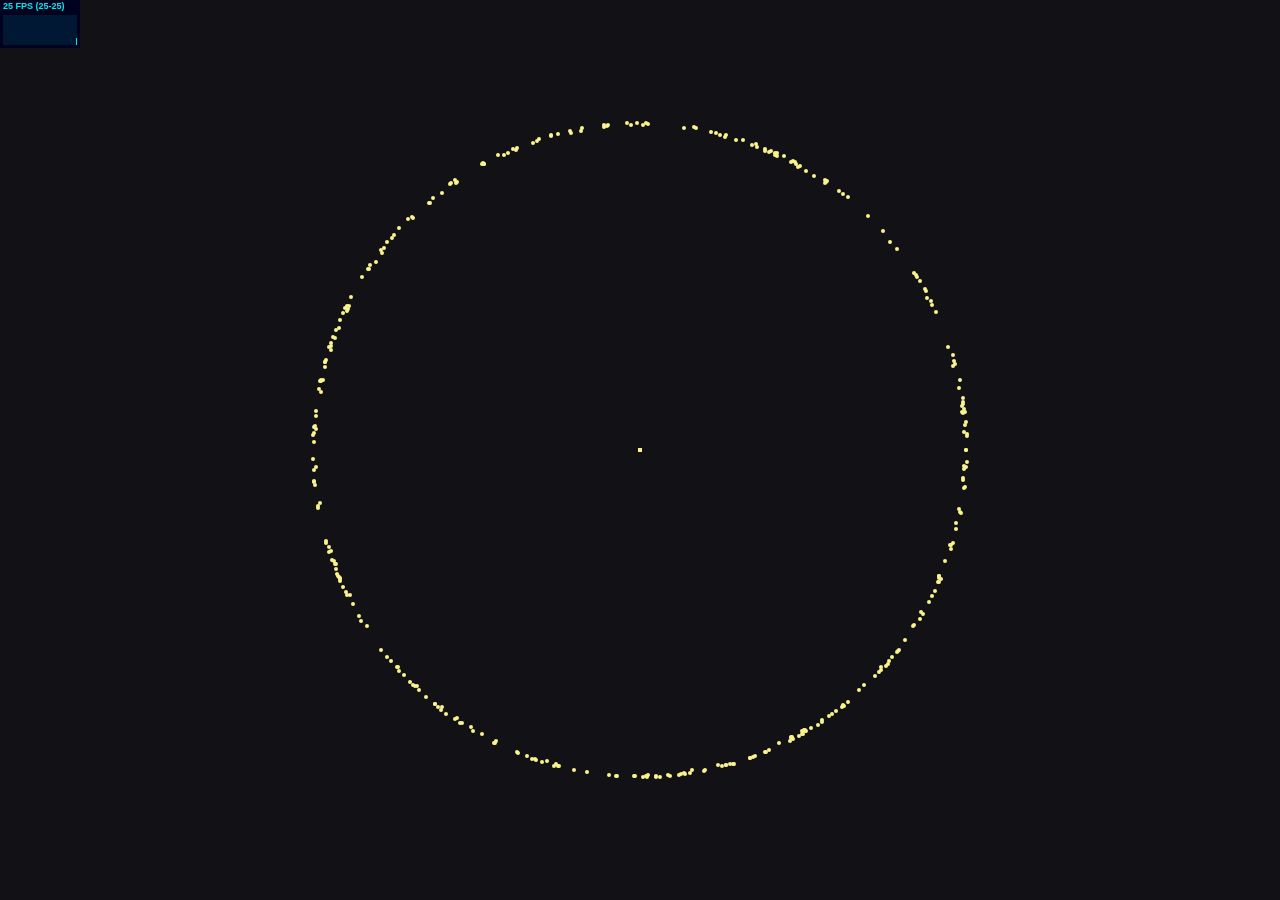
<file: 404 Page/js/anime-master/documentation/examples/anime-speed-test.html>
<!DOCTYPE html>
<html>
<head>
  <title>domaku | anime.js</title>
  <meta charset="utf-8">
  <meta name="viewport" content="width=device-width, initial-scale=1, maximum-scale=1">
  <meta property="og:title" content="anime.js">
  <meta property="og:url" content="http://animejs.com">
  <meta property="og:description" content="Javascript Animation Engine">
  <meta property="og:image" content="http://animejs.com/documentation/assets/img/icons/og.png">
  <meta name="twitter:card" content="summary">
  <meta name="twitter:title" content="anime.js">
  <meta name="twitter:site" content="@juliangarnier">
  <meta name="twitter:description" content="Javascript Animation Engine">
  <meta name="twitter:image" content="http://animejs.com/documentation/assets/img/icons/twitter.png">
  <link rel="apple-touch-icon-precomposed" href="../assets/img/icons/apple-touch-icon.png">
  <link rel="icon" type="image/png" href="../assets/img/icons/favicon.png">
  <link href="../assets/css/anime.css" rel="stylesheet">
  <!-- <script src="../../anime.js"></script> -->
  <script src="../assets/js/anime.2.0.1.js"></script>
  <!-- <script src="../assets/js/anime.1.3.js"></script> -->
  <style>
    body {
      position: absolute;
      width: 100%;
      height: 100%;
    }
    .particule {
      position: absolute;
      width: 4px;
      height: 4px;
      margin: -2px 0 0 -2px;
      border-radius: 50%;
      background-color: #FBF38C;
    }
  </style>
</head>
<body>
  <script>

    var maxElements = 3000;
    var duration = 1000;
    var width = window.innerWidth;
    var height = window.innerHeight;
    var distance = (width > height ? height : width) / 2.75;
    var fragment = document.createDocumentFragment();
    var i = 0;

    while (i <= maxElements) {
      var angle = Math.random() * Math.PI * 2;
      var el = document.createElement('div');
      el.classList.add('particule');
      anime({
        targets: el,
        left: [width/2+'px', Math.cos(angle) * distance + (width/2) + 'px'],
        top: [height/2+'px', Math.sin(angle) * distance + (height/2) + 'px'],
        delay: (duration / maxElements) * i,
        duration: duration,
        direction: 'reverse',
        easing: 'easeOutSine',
        loop: true
      });
      fragment.appendChild(el);
      i++;
    }

    document.body.appendChild(fragment);

  </script>
  <script src="../assets/js/stats.js"></script>
</body>
</html>
</file>
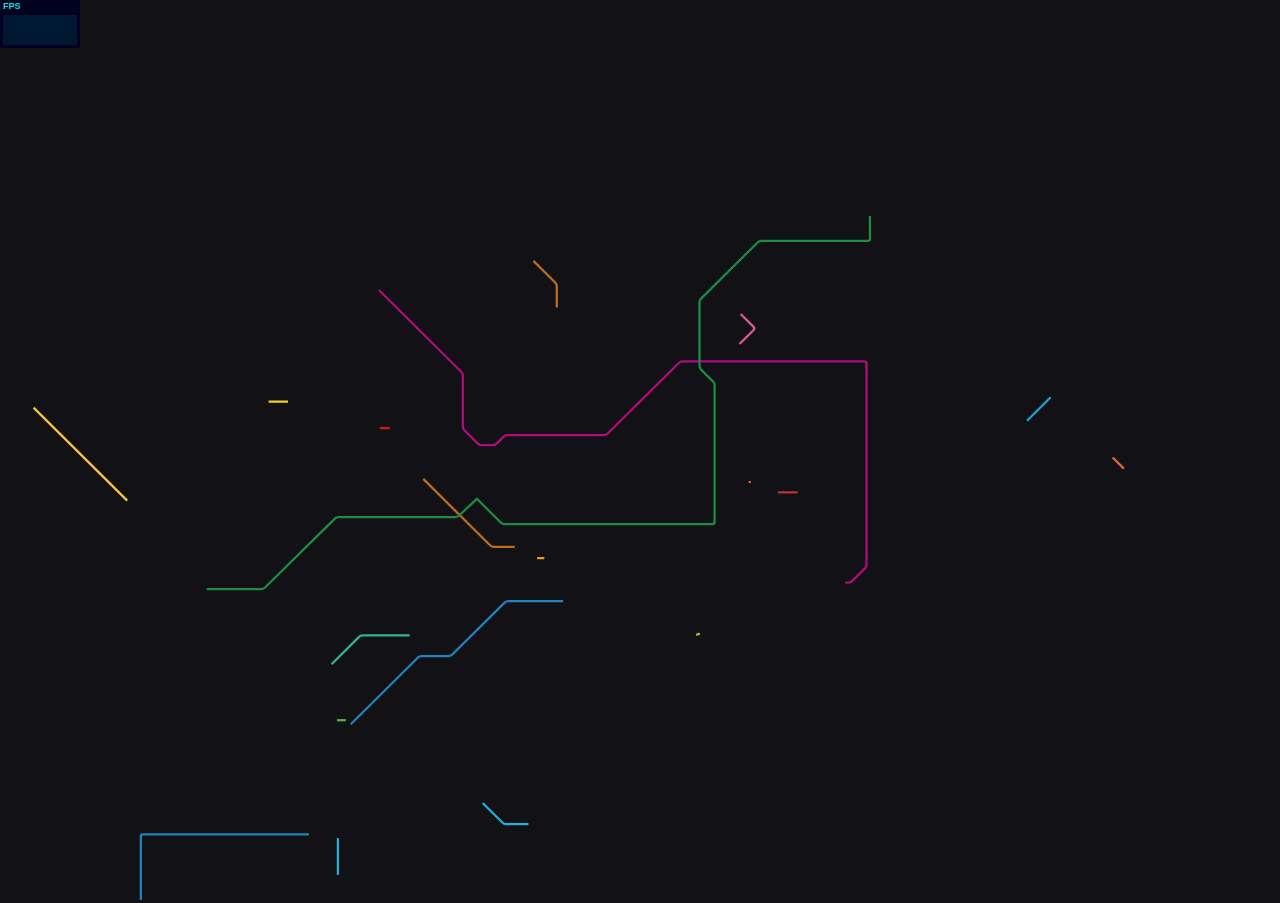
<file: 404 Page/js/anime-master/documentation/examples/anime-svg-line-drawing.html>
<!DOCTYPE html>
<html>
<head>
  <title>SVG line drawing | anime.js</title>
  <meta charset="utf-8">
  <meta name="viewport" content="width=device-width, initial-scale=1, maximum-scale=1">
  <meta property="og:title" content="anime.js">
  <meta property="og:url" content="http://animejs.com">
  <meta property="og:description" content="Javascript Animation Engine">
  <meta property="og:image" content="http://animejs.com/documentation/assets/img/icons/og.png">
  <meta name="twitter:card" content="summary">
  <meta name="twitter:title" content="anime.js">
  <meta name="twitter:site" content="@juliangarnier">
  <meta name="twitter:description" content="Javascript Animation Engine">
  <meta name="twitter:image" content="http://animejs.com/documentation/assets/img/icons/twitter.png">
  <link rel="apple-touch-icon-precomposed" href="../assets/img/icons/apple-touch-icon.png">
  <link rel="icon" type="image/png" href="../assets/img/icons/favicon.png">
  <link href="../assets/css/anime.css" rel="stylesheet">
  <script src="../../anime.js"></script>
  <style>
    body {
      display: flex;
      align-items: center;
      justify-content: center;
      position: absolute;
      overflow: hidden;
      width: 100%;
      height: 100%;
    }
    .anim, .anim svg {
      position: relative;
      width: 100%;
      height: 100%;
    }
    .anim path {
      stroke-width: 2;
    }
  </style>
</head>
<body>
  <div class="anim">
    <svg xmlns="http://www.w3.org/2000/svg" viewBox="0 0 1100 800"><g fill="none" fill-rule="evenodd"><path stroke="#31B495" d="M781.02 488.77v69.78c0 1.08-.88 1.96-1.97 1.96l-135.12-.04c-1.09 0-2.6.62-3.38 1.39l-39.23 38.96a5.52 5.52 0 0 1-3.37 1.4h-75.38a1.97 1.97 0 0 1-1.97-1.97v-33.5"/><path stroke="#F4D21F" d="M674.88 355.57l45.54-45.24a5.42 5.42 0 0 0 1.39-3.35l-.06-10.38c0-1.08-.63-2.58-1.4-3.35l-43.38-43.07a1.94 1.94 0 0 1 0-2.77l82.83-82.25a5.52 5.52 0 0 1 3.37-1.4l44.94.1c1.08 0 2.6-.62 3.37-1.37L952.5 22.65"/><path stroke="#1AACA8" d="M507-76.68v265.47a4 4 0 0 0 4 3.99H566c1.08 0 1.97.88 1.97 1.96v147.5c0 1.08-.63 2.59-1.4 3.35l-47.9 47.4a5.45 5.45 0 0 0-1.4 3.34c0 2.25.64 3.76 1.4 4.53l53.82 53.26c.77.76 1.76 1.39 2.19 1.39.43 0 .79.88.79 1.96v70.17c0 1.07-.89 1.96-1.97 1.96l-85.81-.04c-1.09 0-2.6.62-3.38 1.39l-1.55 1.54a5.52 5.52 0 0 1-3.38 1.4h-9.29"/><path stroke="#1F8C43" d="M8 127.82v391.06a4.04 4.04 0 0 0 4 4.04L140.8 524"/><path stroke="#1AA5D0" d="M894.01 374l49.8-49.44a5.52 5.52 0 0 1 3.37-1.4h92.41c1.09 0 2.6.63 3.38 1.4l27.18 26.99"/><path stroke="#1AA5D0" d="M894.01 374l49.8-49.44a5.52 5.52 0 0 1 3.37-1.4h92.41c1.09 0 2.6.63 3.38 1.4l27.18 26.99"/><path stroke="#1F8C43" d="M755.16 213.9l70.82.04c1.08 0 2.6-.63 3.37-1.4l91.61-90.97a5.52 5.52 0 0 1 3.37-1.39h77.07l-71.29-72.13a5.45 5.45 0 0 1-1.4-3.35V16.87"/><path stroke="#9DCA40" d="M261.78-52.44l11.16 11.08c.77.77 1.4 2.28 1.4 3.35V-5L156.7 111.03l-85.4 84.8a5.45 5.45 0 0 0-1.4 3.35v100.67c0 1.08.89 1.96 1.97 1.96h50.4c1.09 0 1.98.88 1.98 1.96l.07 26.92c0 1.07.9 1.96 1.98 1.96l335.73.13c1.09 0 1.98.88 1.98 1.96v36.79l-42.99 43.78a5.52 5.52 0 0 1-3.37 1.4H385.2"/><path stroke="#DA5A98" d="M564.8 549.64v17.76c0 1.08-.64 2.59-1.4 3.35L382.28 750.6a5.52 5.52 0 0 1-3.38 1.39h-109.1c-1.09 0-1.97.88-1.97 1.96v23.37c0 1.07-.9 1.96-1.98 1.96h-83.54c-1.08 0-1.97.88-1.97 1.96v45.8c0 1.07.89 1.95 1.97 1.95h29.89c1.08 0 1.97.88 1.97 1.96v51.07c0 1.08.63 2.59 1.4 3.35l10.32 10.25c.77.76 2.29 1.39 3.37 1.39h111.77c1.09 0 1.34.62.57 1.39M482.82 656H630.9"/><path stroke="#E5683E" d="M440.53 245.87l-31.7 31.48a5.52 5.52 0 0 1-3.37 1.39h-62.37c-1.09 0-2.6.62-3.38 1.39l-2.68 3.66-264.59.02c-1.08 0-2.6-.63-3.37-1.4l-47.3-46.97a5.52 5.52 0 0 0-3.37-1.39h-57.47l-1.12-34.61c0-1.08-.63-2.59-1.4-3.35l-66.54-65.94"/><path stroke="#9F83B6" d="M705.31 221.73h7.83c1.09 0 2.6.63 3.37 1.4l45.8 45.6c.78.76 1.4 2.27 1.4 3.35v13.94c0 1.08.46 1.96 1.03 1.98.56 0 1.03.9 1.03 1.98v10.77l-.15 110.84c0 1.08-.89 1.96-1.98 1.96H628.32c-1.08 0-2.6-.63-3.37-1.4l-12.2-12.12a5.52 5.52 0 0 0-3.38-1.39h-46.18a2 2 0 0 0-2 1.96l-.17 26.74c0 1.08-.63 2.59-1.4 3.35l-8.82 8.76a5.52 5.52 0 0 1-3.37 1.39l-26.65-.06c-1.09 0-2.6.62-3.38 1.39l-48.1 47.78a5.52 5.52 0 0 1-3.38 1.39h-16.37l-79.45-.02c-1.09 0-2.6.63-3.36 1.39L220.71 639.06a5.47 5.47 0 0 1-3.35 1.4H31.06"/><path stroke="#BC6D21" d="M145.43 99.41L289.6 243.5c.77.76 2.29 1.39 3.37 1.39h146.76c1.09 0 2.6.62 3.38 1.39l31.93 31.71c.77.77 1.4 2.27 1.4 3.35V474.1c0 1.08-.63 2.59-1.4 3.35l-7.6 7.54a5.52 5.52 0 0 1-3.36 1.4h-20.62l-20.67 20.97-2.78 2.78L289.37 640a5.45 5.45 0 0 0-1.4 3.35l.16 177.85"/><path stroke="#DA1817" d="M318.82 380.62h94.88c1.09 0 2.6.63 3.38 1.39l14.97 14.87c.77.76 2.29 1.39 3.37 1.39h72.99c1.08 0 2.6.63 3.35 1.39l58.57 58.53c.77.77 2.27 1.4 3.35 1.4h103.37c1.08 0 1.97-.89 1.97-1.97v-14.7c0-1.09-.89-1.97-1.97-1.97l-6.7.02H630.1a1.97 1.97 0 0 1-1.97-1.96v-57c0-1.08-.63-2.59-1.4-3.35l-14.58-14.48a5.45 5.45 0 0 1-1.4-3.35v-17.3c0-1.07-.63-2.58-1.4-3.34L597 327.92a5.52 5.52 0 0 0-3.37-1.39h-17.4c-1.09 0-2.6-.62-3.38-1.39l-41.8-41.5a5.52 5.52 0 0 0-3.37-1.4h-41.34"/><path stroke="#9F9FA0"/><path stroke="#74BB63" d="M855.2 194.4h59.84c1.09 0 1.97.89 1.97 1.96v28.74c0 1.08.64 2.59 1.4 3.35l50.96 50.6c.77.76 1.4 2.27 1.4 3.35v101.47l105.2 104.27"/><path stroke="#DA5A98" d="M638.46 305.73L651 293.29c.77-.74.77-2 0-2.76l-31.35-31.13c-.76-.74-.76-2 0-2.76l18.53-18.4a5.52 5.52 0 0 1 3.37-1.39l160.41-.2 423.37 1.2c1.08 0 1.97.89 1.97 1.96v71.5"/><path stroke="#BC6D21" d="M438.61 486.03h-18.54c-1.08 0-2.6-.63-3.37-1.4l-74.94-74.41a5.52 5.52 0 0 0-3.37-1.4h-38.57c-1.08 0-2.6-.62-3.37-1.38l-47-46.68-36.58-.04-57 71.59a5.45 5.45 0 0 0-1.4 3.35v23.9"/><path stroke="#74BB63" d="M882.06 358.97l-46.92 46.6a5.52 5.52 0 0 1-3.38 1.39h-94.64c-1.09 0-2.6-.63-3.38-1.4l-30.6-30.33a5.52 5.52 0 0 0-3.36-1.4l-34.94.04c-1.08 0-2.6.63-3.37 1.4l-29.57 29.36a5.52 5.52 0 0 1-3.37 1.39l-14.55-14.35a5.63 5.63 0 0 0-3.42-1.4l-156.97-.25c-1.11 0-2.65.63-3.43 1.4l-27.85 27.61a5.52 5.52 0 0 1-3.38 1.4H-23.82l-88.65.2-12.44 12.35"/><path stroke="#2283BC" d="M292.9 643.74l59.56-59.12a5.52 5.52 0 0 1 3.37-1.39h23.93c1.08 0 2.6-.63 3.37-1.39l46.53-46.21a5.52 5.52 0 0 1 3.38-1.4h33.53l153.67-.01c1.08 0 1.97-.88 1.97-1.96V420.01c0-1.07-.63-2.58-1.4-3.35l-38.64-38.37a5.45 5.45 0 0 1-1.4-3.35v-51.52c0-1.08-.64-2.59-1.4-3.35L468.91 210.39a5.52 5.52 0 0 0-3.38-1.4l-180.49.2"/><path stroke="#DA5A98" d="M484.13 548.71h-37.09c-1.08 0-2.6.63-3.37 1.4l-69.02 68.54c-.77.76-.77 2 0 2.76l28.09 27.78c.77.76 2.29 1.39 3.37 1.39h62.41"/><path stroke="#31B495" d="M520.82 561.7v-4.74c0-1.08-.89-1.96-1.98-1.96h-13.21c-1.09 0-2.6-.62-3.37-1.39l-43.36-42.88a5.45 5.45 0 0 1-1.4-3.35v-190.4c0-1.08.63-2.6 1.4-3.36l20.89-20.74a5.45 5.45 0 0 0 1.4-3.35v-95.4c0-1.08-.63-2.58-1.4-3.35L292.4 4.7l-.6-40.88c0-1.08-.62-2.58-1.4-3.35L278.8-51.07"/><path stroke="#1EB2D8" d="M275.76 745h99.28c1.09 0 2.6-.63 3.38-1.4l174.33-172.75a5.52 5.52 0 0 1 3.38-1.4h46.75c1.08 0 2.6-.62 3.35-1.38l51.47-51.46a5.42 5.42 0 0 0 1.38-3.35V311.29c0-1.07-.63-2.58-1.4-3.35l-51.84-51.3a5.52 5.52 0 0 0-3.38-1.4h-17.95a1.97 1.97 0 0 1-1.97-1.95v-44.47c0-1.07-.89-1.96-1.97-1.96h-88.63a1.97 1.97 0 0 1-1.97-1.96v-19.2c0-1.07-.64-2.58-1.4-3.34L309.87 4.92"/><path stroke="#F4D21F" d="M1002.65 123.83H926.5c-1.08 0-2.6.62-3.37 1.39l-92.28 91.46a5.52 5.52 0 0 1-3.37 1.39l-131.87-.08c-1.09 0-2.6.63-3.37 1.37l-51.9 51.19c-.77.76-.77 2 0 2.76l21.22 21.1c.77.76 1.4 2.27 1.4 3.35v15.69"/><path stroke="#BE2F39" d="M672.51 437.64h54.25c1.08 0 2.6.63 3.37 1.4l49.04 48.7c.77.76 2.29 1.38 3.37 1.38h45.16c1.08 0 2.6-.62 3.37-1.39L914.39 405a5.52 5.52 0 0 1 3.37-1.4h42.22c1.08 0 2.6.63 3.37 1.4l100.8 100.1"/><path stroke="#E5683E" d="M672.51 434.31h55.63c1.08 0 2.6.63 3.37 1.4l49.14 48.8c.77.76 2.29 1.38 3.37 1.38l41.9-.04c1.08 0 2.6-.62 3.37-1.39l62.08-61.68a5.45 5.45 0 0 0 1.4-3.35l-.1-268.18c0-1.08-.63-2.59-1.4-3.35l-99.8-99.28a5.52 5.52 0 0 0-3.37-1.39H422.62c-1.08 0-2.6.63-3.37 1.4L260.28 206.3a5.52 5.52 0 0 1-3.38 1.39H127.3c-1.08 0-2.6.62-3.37 1.39l-36.71 36.45a5.45 5.45 0 0 0-1.4 3.35v185.1"/><path stroke="#1EB2D8" d="M410.1 713.73l17.53 17.42c.77.76 2.29 1.39 3.37 1.39h42.02c1.09 0 2.6-.63 3.37-1.4l26.02-25.83 123.2-.31"/><path/><path stroke="#2283BC" d="M307.34 907.08c.77-.77.52-1.4-.57-1.4H108.29a1.97 1.97 0 0 1-1.98-1.95V743.59c0-1.08.9-1.96 1.98-1.96h264.38c1.09 0 2.6-.63 3.38-1.4l23.75-23.58c.77-.76.77-2 0-2.76l-80.84-80.1c-.77-.76-.51-1.4.57-1.4h137.53c1.09 0 2.6-.62 3.38-1.38l53.63-53.26a5.52 5.52 0 0 1 3.37-1.4l88.57-.2c1.09 0 2.6-.62 3.38-1.38l55.6-55.22a5.45 5.45 0 0 0 1.4-3.35V409.93c0-1.08.9-1.96 1.98-1.96h29c1.08 0 2.6-.63 3.37-1.4l43.32-43.01a5.52 5.52 0 0 1 3.37-1.4h6.11c1.09 0 2.6-.62 3.38-1.38l53.12-52.76a5.52 5.52 0 0 1 3.37-1.39h13.6c1.08 0 2.6.63 3.37 1.4L892.79 370c.77.77 2.29 1.4 3.37 1.4h74.06c1.08 0 2.6.62 3.37 1.38l93.97 93.5"/><path stroke="#E6632A" d="M647.56 429.46v-33.62c0-1.08-.63-2.59-1.4-3.35l-31.45-31.22a5.52 5.52 0 0 0-3.37-1.4h-36.87c-1.08 0-2.6.63-3.37 1.4l-74.35 73.83a5.52 5.52 0 0 1-3.37 1.39H440.9a1.97 1.97 0 0 1-1.98-1.96v-71.5c0-1.08-.88-1.96-1.97-1.96H9.3c-1.08 0-2.6.63-3.37 1.4l-37.9 37.62a5.52 5.52 0 0 1-3.37 1.4h-57c-1.1 0-2.61.62-3.38 1.38l-13.2 13.1a5.52 5.52 0 0 1-3.37 1.4h-13.2"/><path stroke="#F4D21F" d="M219.9 357h144.49l76.54.13c1.08 0 1.97.88 1.97 1.96v71.7c0 1.08.89 1.96 1.97 1.96h46.36c1.08 0 2.6-.63 3.37-1.4l74.35-74a5.52 5.52 0 0 1 3.37-1.4h192.33c1.09 0 2.6-.62 3.37-1.38l43.58-43.28a5.52 5.52 0 0 1 3.37-1.39h10.6c1.08 0 2.6.63 3.37 1.4l62.65 62.2c.77.77 2.29 1.4 3.37 1.4h73.87c1.09 0 2.6.63 3.38 1.4l94.12 93.47 9.27.57c.84 0 2.17-.62 2.93-1.39l104.08-89.36a1.97 1.97 0 0 1 2.78 0l6.3 6.25"/><path stroke="#9DCA40" d="M599.92 564.19a6.6 6.6 0 0 0 4.04-1.67l47.94-47.6a6.5 6.5 0 0 0 1.67-4.01V313.84c0-1.3-.75-3.1-1.67-4.02l-47.94-47.6a6.6 6.6 0 0 0-4.04-1.66h-97.84a6.6 6.6 0 0 0-4.05 1.66l-47.93 47.6a6.5 6.5 0 0 0-1.68 4.02v197.07c0 1.29.75 3.1 1.68 4.01l47.93 47.6a6.6 6.6 0 0 0 4.05 1.67h97.84z"/><path stroke="#1EB2D8" d="M648.25 527.17v33.3c0 1.08-.63 2.58-1.4 3.35l-87.37 86.76c-.77.76-.51 1.39.57 1.39h70.82"/><path stroke="#BC6D21" d="M476.04 273.32v-18.86c0-1.08-.63-2.59-1.4-3.35l-30.9-30.68a5.52 5.52 0 0 0-3.37-1.4H274.62"/><path stroke="#9F83B6" d="M923.43 372.6V119.09c0-1.07-.64-2.58-1.4-3.34L757.4-47.74a5.52 5.52 0 0 0-3.37-1.39H351.57c-1.09 0-2.6.63-3.38 1.4L310.5-10.3"/><path stroke="#ED8E3F" d="M317-49.77L304.42-37.3a5.58 5.58 0 0 0-1.42 3.35l-.36 21.45a5.3 5.3 0 0 0 1.36 3.35L493.36 178.9c.77.76 1.4 2.27 1.4 3.35v18.41c0 1.08.89 1.96 1.97 1.96h87.86c1.09 0 1.98.88 1.98 1.96v34.67c0 1.08.88 1.96 1.97 1.96h23.3c1.08 0 2.6.63 3.37 1.4l46.16 45.83c.77.77 1.4 2.28 1.4 3.35v138.64l.07 84.4c0 1.08-.63 2.6-1.38 3.35l-53.63 53.27a5.52 5.52 0 0 1-3.37 1.39H557.9c-1.08 0-2.6.63-3.37 1.39L380.57 746.98a5.52 5.52 0 0 1-3.38 1.39H112.47c-1.09 0-1.97.88-1.97 1.96v93.24c0 1.08-.9 1.96-1.98 1.96h-224.54"/><path stroke="#DA5A98" d="M415.07 612.97l63.3-62.86a5.52 5.52 0 0 1 3.37-1.4h124.67c1.08 0 2.6-.6 3.37-1.37l28.23-27.83a5.35 5.35 0 0 0 1.4-3.33V478.2c0-1.07.89-1.96 1.97-1.96H694c1.09 0 1.97-.88 1.97-1.95v-52.11c0-1.08.64-2.59 1.4-3.35l29.57-29.37a5.45 5.45 0 0 0 1.4-3.35v-76c0-1.08.9-1.96 1.98-1.96h37.9a4 4 0 0 0 4-4v-29.3c0-1.08.63-2.59 1.4-3.35l35.35-35"/><path stroke="#1AA5D0" d="M893.1 374.7L847.5 420a5.52 5.52 0 0 1-3.37 1.38H618.66c-1.09 0-2.6-.62-3.37-1.39l-81.65-81.08a5.52 5.52 0 0 0-3.37-1.39H384.49c-1.08 0-2.6.63-3.37 1.4l-17.14 17.02"/><path stroke="#55B549" d="M288.52 640.2h-46.9c-1.09 0-1.98.88-1.98 1.95v26.65c0 1.07-.89 1.95-1.97 1.95h-89.32"/><path stroke="#D3C452" d="M281.34 229.6l9.65 9.59c.77.76 2.29 1.39 3.37 1.39l146.76-.2c1.09 0 2.6.63 3.38 1.37l115.95 114c.77.76.77 1.99 0 2.75l-37.2 37.05a1.96 1.96 0 0 0 0 2.78l49.62 49.28c.77.77 2.3 1.4 3.38 1.4h138.28c1.08 0 2.6.62 3.37 1.39l37.26 37c.77.76 2.3 1.4 3.38 1.4h21.7"/><path stroke="#9DCA40" d="M-116.02 841.87h216.77c1.09 0 1.97-.89 1.97-1.96v-99.83c0-1.08.9-1.96 1.98-1.96h266.24c1.08 0 2.6-.62 3.37-1.39l20.18-20.04c.77-.76.77-2.02 0-2.76l-78.7-78.2a5.45 5.45 0 0 1-1.4-3.35v-1.57c0-1.07.88-1.96 1.97-1.96l139.22.02c1.09 0 2.6-.62 3.38-1.39l53.7-53.48a4.86 4.86 0 0 1 2.8-1.39c.76 0 1.41-.88 1.41-1.96v-6.62"/><path stroke="#B00D7C" d="M317.92 257.82l73.16 72.65c.77.77 1.4 2.27 1.4 3.35v45.25c0 1.08.63 2.59 1.4 3.35l12.02 11.93c.77.77 2.28 1.4 3.37 1.4h9.86c1.09 0 2.6-.63 3.38-1.4l6.29-6.25a5.52 5.52 0 0 1 3.37-1.39h85.81c1.08 0 2.6-.62 3.37-1.39l63.1-62.66a5.52 5.52 0 0 1 3.38-1.4h161.56c1.08 0 1.97.89 1.97 1.96v178.66c0 1.07-.63 2.58-1.4 3.35l-11.42 11.34a5.52 5.52 0 0 1-3.38 1.39H529.03a1.97 1.97 0 0 1-1.98-1.96v-73.07c0-1.07-.88-1.96-1.97-1.96h-88.26a1.97 1.97 0 0 1-1.97-1.95V406.5c0-1.08-.89-1.96-1.97-1.96-1.99 0-3.5-.63-4.28-1.4l-7.44-7.38"/><path stroke="#DA5A98" d="M650.42-78.35v211.36c0 1.08.63 2.59 1.4 3.35l46.73 46.4c.77.77 1.4 2.28 1.4 3.36v35.79l-2.49-.14c-.75 0-1.97.63-2.74 1.4l-18.32 18.19a5.45 5.45 0 0 0-1.4 3.35v116.95c0 1.07.63 2.58 1.38 3.35l46.53 46.58a5.42 5.42 0 0 1 1.38 3.35l-.02 30.34c0 1.08-.63 2.59-1.4 3.35l-4.91 4.88a5.52 5.52 0 0 1-3.37 1.4H599.52c-1.08 0-1.97.87-1.97 1.95v36c0 1.08-.89 1.96-1.97 1.96h-92.71c-1.09 0-2.6.63-3.38 1.4l-19.58 19.45a5.52 5.52 0 0 1-3.38 1.39h-63.61"/><path stroke="#1EB2D8" d="M281.48 745v84.33c0 1.08-.89 1.96-1.97 1.96h-57.48c-1.09 0-1.98.88-1.98 1.96v10.36c0 1.08-.88 1.96-1.97 1.96H110.52"/><path stroke="#F5C739" d="M10.95 362.32l113.4 112.62c.78.77 2.3 1.4 3.38 1.4h36.12c1.08 0 2.6.62 3.37 1.38l205.45 204.03c.77.76 2.29 1.39 3.37 1.39l62.74.03h29.53c1.09 0 2.6.63 3.37 1.4l16.36 16.23c.77.77 2.29 1.4 3.37 1.4h134.34"/><path stroke="#31B495" d="M275.82 590.44l24.44-24.27a5.52 5.52 0 0 1 3.37-1.4h121.52c1.08 0 2.6.63 3.37 1.4l34.32 34.08c.77.77 2.3 1.4 3.38 1.4h54.36"/><path stroke="#AD7D20" d="M633.41 278.74l-21.36-21.22a5.45 5.45 0 0 1-1.4-3.35V-78.58"/><path stroke="#1F8C43" d="M754.4 192.02v20.11c0 1.08-.9 1.96-1.98 1.96h-94.49c-1.08 0-2.6.63-3.37 1.4l-50.28 49.93a5.45 5.45 0 0 0-1.4 3.35v56.41c0 1.08.63 2.59 1.4 3.35l10.63 10.56c.77.76 1.4 2.27 1.4 3.35v121.45c0 1.08-.89 1.96-1.97 1.96H429.6c-1.08 0-2.6-.62-3.37-1.39l-21.2-21.06-15.77 14.8a5.52 5.52 0 0 1-3.37 1.38H282.15c-1.08 0-2.6.63-3.37 1.37l-62.1 61.3a5.5 5.5 0 0 1-3.37 1.37h-69.85c-1.09 0-2.6.63-3.37 1.4l-68.22 67.73a5.52 5.52 0 0 1-3.37 1.4H34.1c-1.09 0-2.6.62-3.38 1.38l-61.64 61.22a5.45 5.45 0 0 0-1.4 3.35v98.02c0 1.08-.89 1.96-1.97 1.96h-30.76c-1.08 0-2.6.63-3.37 1.4l-48.29 47.95"/><path stroke="#74BB63" d="M184.55 422.03v34.09c0 1.07-.63 2.58-1.4 3.35l-56.48 55.88a5.52 5.52 0 0 1-3.37 1.4H-34.6"/><path stroke="#E5683E" d="M980.12 416.59l-15.05-14.95a5.52 5.52 0 0 0-3.38-1.4h-46.04c-1.08 0-2.6.63-3.37 1.4l-14.5 14.4c-.77.76-1.4.5-1.4-.57v-34.93c0-1.08-.63-2.58-1.4-3.35l-2.48-2.47"/><path stroke="#DA5A98" d="M826.77 238.25v54.43c0 1.08.63 2.59 1.4 3.35l86.38 85.78c.77.77 2.29 1.4 3.37 1.4h98.61c1.09 0 2.6-.63 3.36-1.4l22.6-22.8a5.47 5.47 0 0 1 3.36-1.39h106.38c1.08 0 1.97-.88 1.97-1.96l.04-95.24c0-1.08.89-1.96 1.97-1.96h39.02c1.09 0 1.97.88 1.97 1.96v48.1"/><path stroke="#E6632A" d="M12.87 361.05h-5c-1.1 0-2.61-.63-3.38-1.4l-17.72-17.58a5.52 5.52 0 0 0-3.37-1.4h-16.9c-1.09 0-2.6-.62-3.38-1.38l-55.64-55.26a5.52 5.52 0 0 0-3.38-1.4h-15.19"/><path stroke="#3EB373" d="M959.23 126.08l19.2 19.06c.76.76 2.28 1.39 3.36 1.39h177.42c1.09 0 1.97.88 1.97 1.96v100.84a3 3 0 0 0 3 3h36.42c1.08 0 1.97.88 1.97 1.96v54.65"/><path stroke="#2765B0" d="M33.17 798.75h242.12c1.08 0 1.97-.88 1.97-1.96V672.9c0-1.08-.89-1.96-1.97-1.96h-30.12a1.97 1.97 0 0 1-1.98-1.96v-26.76c0-1.07-.88-1.96-1.97-1.96h-20.87"/><path stroke="#EB9D12" d="M458.48 496.1h9.55c1.09 0 2.6-.63 3.37-1.4l48.23-47.83a5.52 5.52 0 0 1 3.38-1.39h24.26c1.08 0 2.6.63 3.37 1.39l23.26 23.1c.77.76 2.29 1.39 3.37 1.39h111.06c1.09 0 1.97-.88 1.97-1.96v-54.46c0-1.08-.63-2.59-1.4-3.33l-20.35-20.04-2.8-2.76-1.17-1.16a5.52 5.52 0 0 0-3.37-1.39h-11.66a1.97 1.97 0 0 1-1.97-1.96V310.6c0-1.08.88-1.96 1.97-1.96h77.38"/><path stroke="#9DCA40" d="M-34.94 402.19v111.19c0 1.07.63 2.58 1.4 3.35l49.06 48.71c.76.77 2.28 1.4 3.37 1.4h21.8c1.08 0 2.6.62 3.37 1.39l113 112.22c.78.77 2.3 1.4 3.38 1.4h170.6c1.08 0 1.97.87 1.97 1.95v60.41"/></g></svg>
  </div>
  <script>
  var pathEls = document.querySelectorAll('path');
  for (var i = 0; i < pathEls.length; i++) {
    var pathEl = pathEls[i];
    var offset = anime.setDashoffset(pathEl);
    pathEl.setAttribute('stroke-dashoffset', offset);
    anime({
      targets: pathEl,
      strokeDashoffset: [offset, 0],
      duration: anime.random(1000, 3000),
      delay: anime.random(0, 2000),
      loop: true,
      direction: 'alternate',
      easing: 'easeInOutSine',
      autoplay: true
    });
  }
  </script>
  <script src="../assets/js/stats.js"></script>
</body>
</html>
</file>
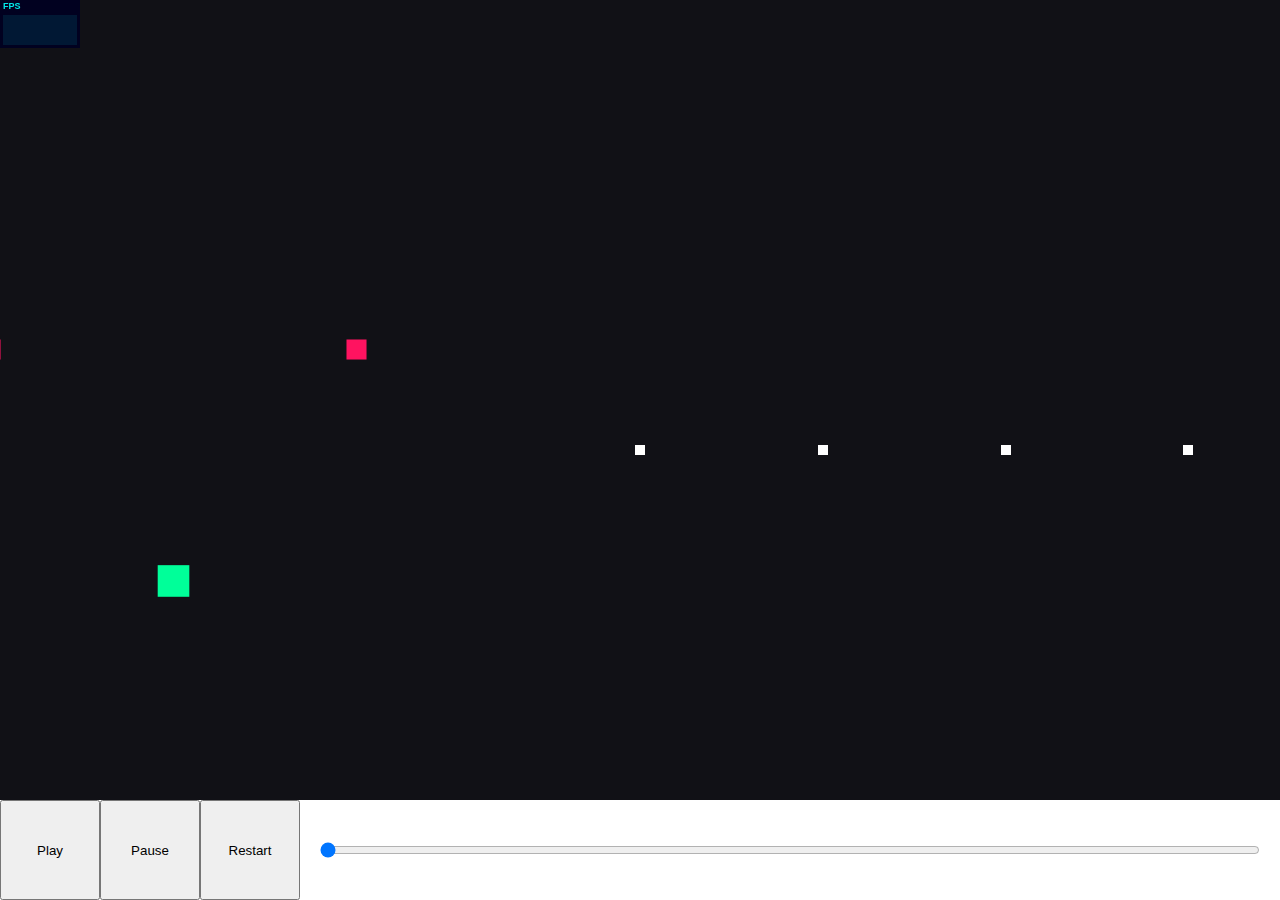
<file: 404 Page/js/anime-master/documentation/examples/anime-timeline.html>
<!DOCTYPE html>
<html>
<head>
  <title>Anime timeline | anime.js</title>
  <meta charset="utf-8">
  <meta name="viewport" content="width=device-width, initial-scale=1, maximum-scale=1">
  <meta property="og:title" content="anime.js">
  <meta property="og:url" content="http://animejs.com">
  <meta property="og:description" content="Javascript Animation Engine">
  <meta property="og:image" content="http://animejs.com/documentation/assets/img/icons/og.png">
  <meta name="twitter:card" content="summary">
  <meta name="twitter:title" content="anime.js">
  <meta name="twitter:site" content="@juliangarnier">
  <meta name="twitter:description" content="Javascript Animation Engine">
  <meta name="twitter:image" content="http://animejs.com/documentation/assets/img/icons/twitter.png">
  <link rel="apple-touch-icon-precomposed" href="../assets/img/icons/apple-touch-icon.png">
  <link rel="icon" type="image/png" href="../assets/img/icons/favicon.png" >
  <link href="../assets/css/anime.css" rel="stylesheet">
  <script src="../../anime.js"></script>
  <!-- <script src="../assets/js/anime.2.0.1.js"></script> -->
  <style>

    body {
      display: flex;
      flex-wrap: no-wrap;
      justify-content: space-around;
      align-items: center;
      position: absolute;
      width: 100%;
      height: 100%;
    }

    .el {
      width: 10px;
      height: 10px;
      background: white;
      transform: scale(0);
      margin: 10px;
    }

    .controls {
      display: flex;
      position: fixed;
      right: 0;
      bottom: 0;
      left: 0;
      height: 100px;
      background: white;
    }

    .buttons {
      display: flex;
    }

    .buttons button {
      width: 100px;
    }

    .timeline {
      display: flex;
      flex-grow: 1;
      padding: 20px;
    }

    .progress {
      flex-grow: 1;
    }

  </style>
</head>
<body>
  <div class="el no-offset"></div>
  <div class="el relative-offset"></div>
  <div class="el absolute-offset"></div>
  <div class="el multiple-targets-01"></div>
  <div class="el multiple-targets-02"></div>
  <div class="el multiple-targets-03"></div>
  <div class="el multiple-targets-04"></div>

  <div class="controls">
    <div class="buttons">
      <button class="play">Play</button>
      <button class="pause">Pause</button>
      <button class="restart">Restart</button>
    </div>
    <div class="timeline">
      <input class="progress" type="range" min="0" max="100" value="0">
    </div>
  </div>

</body>
<script>

  var noOffset = anime.timeline({
    autoplay: true
  });

  noOffset
    .add({
      targets: '.no-offset',
      translateX: -100,
      translateY: -100,
      scale: 2,
      background: '#FF1461',
      begin: function() { console.log('noOffset animation 1 began')},
      complete: function() { console.log('noOffset animation 1 completed')}
    })
    .add({
      targets: '.no-offset',
      translateX: -100,
      translateY: 100,
      scale: 3,
      background: '#18FF92',
      begin: function() { console.log('noOffset animation 2 began')},
      complete: function() { console.log('noOffset animation 2 completed')}
    })
    .add({
      targets: '.no-offset',
      translateX: 100,
      translateY: 100,
      rotate: 120,
      scale: 4,
      background: '#5A87FF',
      begin: function() { console.log('noOffset animation 3 began')},
      complete: function() { console.log('noOffset animation 3 completed')}
    })
    .add({
      targets: '.no-offset',
      translateX: 100,
      translateY: -100,
      scale: 5,
      background: '#FBF38C',
      begin: function() { console.log('noOffset animation 4 began')},
      complete: function() { console.log('noOffset animation 4 completed')}
    })
    .add({
      targets: '.no-offset',
      translateX: 100,
      translateY: -100,
      scale: '+=8',
      background: '#FBF38C',
      begin: function() { console.log('noOffset animation 5 began')},
      complete: function() { console.log('noOffset animation 5 completed')}
    });

  var relativeOffset = anime.timeline();

  relativeOffset
    .add({
      targets: '.relative-offset',
      translateX: -100,
      translateY: -100,
      scale: 2,
      background: '#FF1461',
    })
    .add({
      targets: '.relative-offset',
      translateX: -100,
      translateY: 100,
      scale: 3,
      background: '#18FF92',
      offset: '-=500'
    })
    .add({
      targets: '.relative-offset',
      translateX: 100,
      translateY: 100,
      rotate: 120,
      scale: 4,
      background: '#5A87FF',
      offset: '-=500'
    })
    .add({
      targets: '.relative-offset',
      translateX: 100,
      translateY: -100,
      scale: 5,
      background: '#FBF38C',
      offset: '+=500'
    })
    .add({
      targets: '.relative-offset',
      translateX: 100,
      translateY: -100,
      scale: '+=8',
      background: '#FBF38C',
      offset: '+=500'
    });

  var absoluteOffset = anime.timeline();

  absoluteOffset
    .add({
      targets: '.absolute-offset',
      translateX: -100,
      translateY: -100,
      scale: 2,
      background: '#FF1461',
      offset: 0
    })
    .add({
      targets: '.absolute-offset',
      translateX: -100,
      translateY: 100,
      scale: 3,
      background: '#18FF92',
      offset: 1000
    })
    .add({
      targets: '.absolute-offset',
      translateX: 100,
      translateY: 100,
      rotate: 120,
      scale: 4,
      background: '#5A87FF',
      offset: 2000
    })
    .add({
      targets: '.absolute-offset',
      translateX: 100,
      translateY: -100,
      scale: 5,
      background: '#FBF38C',
      offset: 3000
    })
    .add({
      targets: '.absolute-offset',
      translateX: 100,
      translateY: -100,
      scale: '+=8',
      background: '#FBF38C',
      offset: 4000
    });

  var controlsProgressEl = document.querySelector('.controls .progress');

  var multipleTargets = anime.timeline({
    autoplay: false,
    loop: true,
    direction: 'normal',
    update: function(anim) {
      controlsProgressEl.value = anim.progress;
    }
  });

  document.querySelector('.controls .play').onclick = multipleTargets.play;
  document.querySelector('.controls .pause').onclick = multipleTargets.pause;
  document.querySelector('.controls .restart').onclick = multipleTargets.restart;

  multipleTargets
    .add({
      targets: '.multiple-targets-01',
      translateY: -100,
      scale: 8,
      background: '#FF1461',
      duration: 500,
      begin: function() { console.log('multipleTargets animation 1 began')},
      complete: function() { console.log('multipleTargets animation 1 completed')}
    })
    .add({
      targets: '.multiple-targets-02',
      translateY: -100,
      scale: 8,
      background: '#18FF92',
      duration: 500,
      begin: function() { console.log('multipleTargets animation 2 began')},
      complete: function() { console.log('multipleTargets animation 2 completed')}
    })
    .add({
      targets: '.multiple-targets-03',
      translateY: -100,
      scale: 8,
      background: '#5A87FF',
      duration: 500,
      begin: function() { console.log('multipleTargets animation 3 began')},
      complete: function() { console.log('multipleTargets animation 3 completed')}
    })
    .add({
      targets: '.multiple-targets-04',
      translateY: -100,
      scale: 8,
      background: '#FBF38C',
      duration: 500,
      begin: function() { console.log('multipleTargets animation 4 began')},
      complete: function() { console.log('multipleTargets animation 4 completed')}
    })
    .add({
      targets: ['.multiple-targets-01', '.multiple-targets-02', '.multiple-targets-03', '.multiple-targets-04'],
      translateY: -100,
      scale: 13,
      background: '#FBF38C',
      duration: 1000,
      begin: function() { console.log('multipleTargets animation 5 began')},
      complete: function() { console.log('multipleTargets animation 5 completed')}
    });

    controlsProgressEl.addEventListener('input', function() {
      multipleTargets.seek(multipleTargets.duration * (controlsProgressEl.value / 100));
    });

  </script>
  <script src="../assets/js/stats.js"></script>
</html>
</file>
<file: 404 Page/js/anime-master/documentation/assets/css/anime.css>
html,body,div,span,applet,object,iframe,h1,h2,h3,h4,h5,h6,p,blockquote,pre,a,abbr,acronym,address,big,cite,code,del,dfn,em,img,ins,kbd,q,s,samp,small,strike,strong,sub,sup,tt,var,b,u,i,center,dl,dt,dd,ol,ul,li,fieldset,form,label,legend,table,caption,tbody,tfoot,thead,tr,th,td,article,aside,canvas,details,embed,figure,figcaption,footer,header,hgroup,menu,nav,output,ruby,section,summary,time,mark,audio,video{border:0;font-size:100%;font:inherit;vertical-align:baseline;margin:0;padding:0}article,aside,details,figcaption,figure,footer,header,hgroup,menu,nav,section{display:block}body{line-height:1}ol,ul{list-style:none}blockquote,q{quotes:none}blockquote:before,blockquote:after,q:before,q:after{content:none}table{border-collapse:collapse;border-spacing:0}

* {
  margin: 0;
  padding: 0;
  box-sizing: border-box;
}

html,
body,
header {
	background-color: #111116; /* Black */
}

body {
  position: absolute;
  width: 100%;
  height: 100%;
  color: white;
  font-family: Helvetica Neue, Helvetica, Arial, sans-serif;
  -webkit-font-smoothing: antialiased;
  overflow-x: hidden;
}

.color-01 { color: #FF1461; } /* Red */
.color-02 { color: #FF7C72; } /* Orange */
.color-03 { color: #FBF38C; } /* Yellow */
.color-04 { color: #A6FF8F; } /* Citrus */
.color-05 { color: #18FF92; } /* Green */
.color-06 { color: #1CE2B2; } /* Darkgreen */
.color-07 { color: #5EF3FB; } /* Turquoise */
.color-08 { color: #61C3FF; } /* Lightblue */
.color-09 { color: #5A87FF; } /* Blue */
.color-10 { color: #8453E3; } /* Purple */
.color-11 { color: #C26EFF; } /* Lavender */
.color-12 { color: #FB89FB; } /* Pink */
</file>
